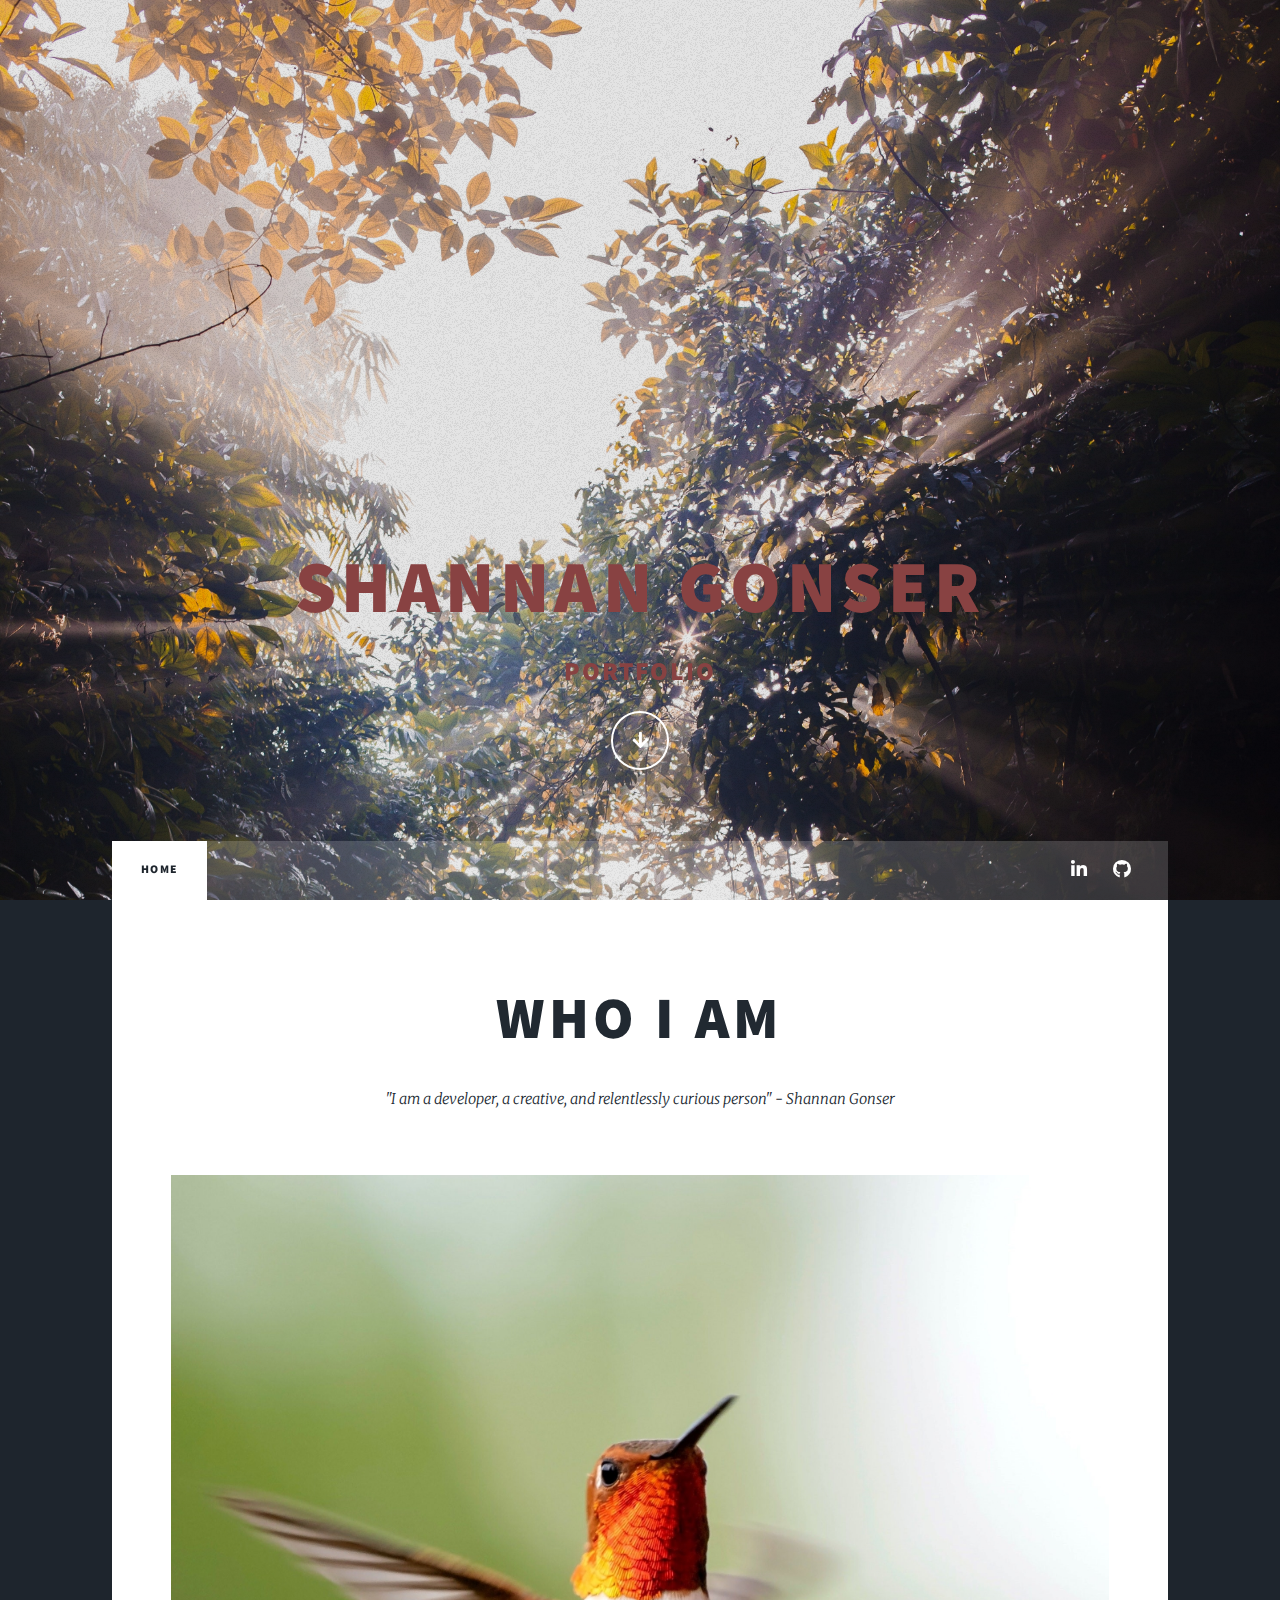
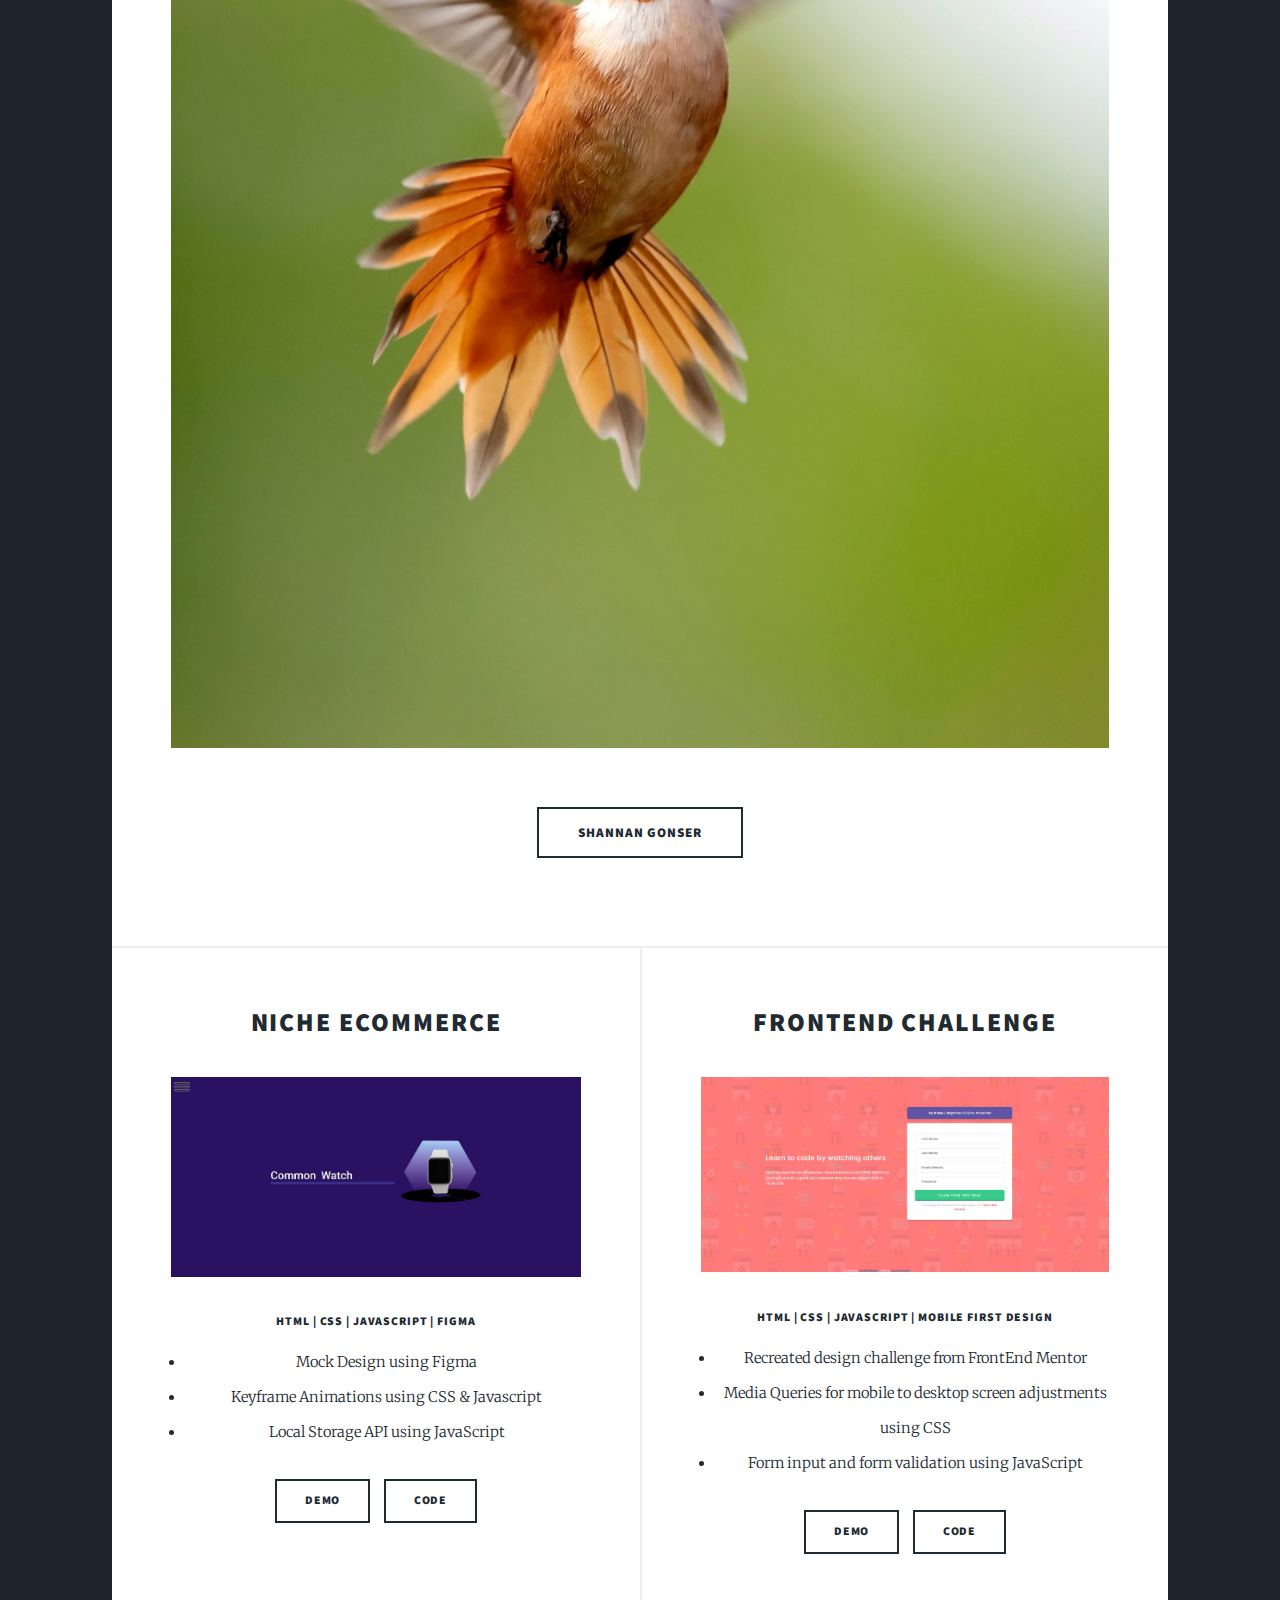
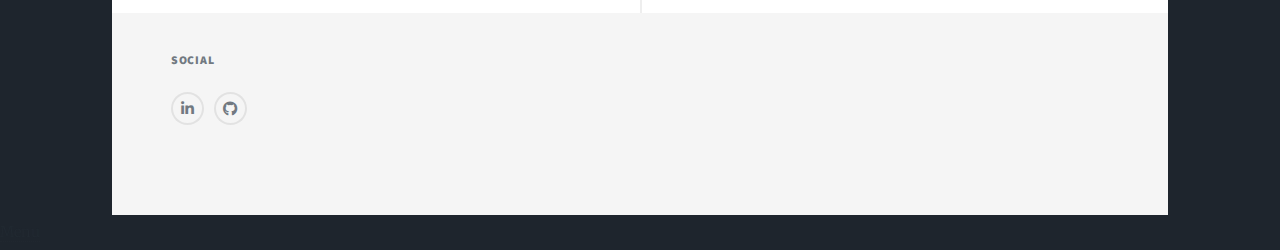
<file: index.html>
<!DOCTYPE HTML>
<!--
	Massively by HTML5 UP
	html5up.net | @ajlkn
	Free for personal and commercial use under the CCA 3.0 license (html5up.net/license)
-->
<html>
	<head>
		<title>Shannan Gonser Portfolio</title>
		<meta charset="utf-8" />
		<meta name="viewport" content="width=device-width, initial-scale=1, user-scalable=no" />
		<link rel="stylesheet" href="assets/css/main.css" />
		<noscript><link rel="stylesheet" href="assets/css/noscript.css"/></noscript>
	</head>
	<body class="is-preload">

		<!-- Wrapper -->
			<div id="wrapper" class="fade-in">

				<!-- Intro -->
					<div id="intro">
						<h1>Shannan Gonser</h1>
						<h2>Portfolio</h2>
						<ul class="actions">
							<li><a href="#header" class="button icon solid solo fa-arrow-down scrolly">Continue</a></li>
						</ul>
					</div>

				<!-- Header -->
					<header id="header">
						<!-- <a href="index.html" class="logo">Massively</a> -->
					</header>

				<!-- Nav -->
					<nav id="nav">
						<ul class="links">
							<li class="active"><a href="#">Home</a></li>
						</ul>
						<ul class="icons">
							<!-- <li><a href="#" class="icon brands fa-twitter"><span class="label">Twitter</span></a></li>
							<li><a href="#" class="icon brands fa-facebook-f"><span class="label">Facebook</span></a></li> -->
							<li><a href="https://www.linkedin.com/in/shannan-gonser/" class="icon brands fa-linkedin-in"><span class="label"></span></a></li>
							<li><a href="https://github.com/ShannanGonser" class="icon brands fa-github"><span class="label">GitHub</span></a></li>
						</ul>
					</nav>

				<!-- Main -->
					<div id="main">

						<!-- Featured Post -->
							<article class="post featured">
								<header class="major">
									<!-- <span class="date"></span> -->
									<h2>Who I Am</h2>
									<p>"I am a developer, a creative, and relentlessly curious person" - Shannan Gonser</p>
								</header>
								<a class="image main"><img src="images/main.jpg" alt="" /></a>
								<ul class="actions special">
									<li><a href="AboutMe.html" class="button large">Shannan Gonser</a></li>
								</ul>
							</article>

						<!-- Posts -->
							<section class="posts">
								<article>
									<header>
										<h2>Niche Ecommerce</h2>
									</header>
									<a class="image fit"><img src="images/websiteDemoPic.jpg" alt="" /></a>
									<h6>HTML | CSS | JavaScript | Figma</h6>
									<ul>
										<li>Mock Design using Figma</li>
										<li>Keyframe Animations using CSS & Javascript</li>
										<li>Local Storage API using JavaScript</li>
									</ul>
									<ul class="actions special">
										<!-- <video>  <source src="" type="video/mp4"></video> -->
										<li><a href="nicheEcom.html" class="button">
											
											Demo</a></li>
										<li><a href="https://github.com/ShannanGonser/Niche-Ecom-Website" class="button">Code</a></li>
									</ul>
								</article>
								<article>
									<header>
										<h2>FrontEnd Challenge</h2>
									</header>
									<a class="image fit"><img src="images/ChallengeDemoPic.jpg" alt="" /></a>
									<h6>HTML | CSS | JavaScript | Mobile First Design</h6>
									<ul>
										<li>Recreated design challenge from FrontEnd Mentor</li>
										<li>Media Queries for mobile to desktop screen adjustments using CSS</li>
										<li>Form input and form validation using JavaScript</li>
									</ul>
									<ul class="actions special">
										<li><a href="frontendChallenge.html" class="button">Demo</a></li>
										<li><a href="https://github.com/ShannanGonser/Challenges/tree/main/intro-component-with-signup-form-master" class="button">Code</a></li>
									</ul>
								</article>
								<!-- <article>
									<header>
										<h2><a href="#">Future Project</a></h2>
									</header>
									<a href="#" class="image fit"><img src="images/pic04.jpg" alt="" /></a>
									<p>Project Details</p>
									<ul class="actions special">
										<li><a href="#" class="button">More</a></li>
									</ul>
								</article>
								
								<article>
									<header>
										<h2><a href="#">Future Project</a></h2>
									</header>
									<a href="#" class="image fit"><img src="images/pic04.jpg" alt="" /></a>
									<p>Project Details</p>
									<ul class="actions special">
										<li><a href="#" class="button">More</a></li>
									</ul>
								</article> -->
							</section>

						<!-- Footer -->
							<!-- <footer>
								<div class="pagination"> -->
									<!--<a href="#" class="previous">Prev</a>-->
									<!-- <a href="#" class="page active">1</a>
									<a href="#" class="page">2</a>
									<a href="#" class="page">3</a>
									<span class="extra">&hellip;</span>
									<a href="#" class="page">8</a>
									<a href="#" class="page">9</a>
									<a href="#" class="page">10</a>
									<a href="#" class="next">Next</a>
								</div>
							</footer> -->

					</div>

				<!-- Footer -->
					<footer id="footer">
						<!-- <section> -->
							<!-- <form method="post" action="#">
								<div class="fields">
									<div class="field">
										<label for="name">Name</label>
										<input type="text" name="name" id="name" />
									</div>
									<div class="field">
										<label for="email">Email</label>
										<input type="text" name="email" id="email" />
									</div>
									<div class="field">
										<label for="message">Message</label>
										<textarea name="message" id="message" rows="3"></textarea>
									</div>
								</div>
								<ul class="actions">
									<li><input type="submit" value="Send Message" /></li>
								</ul>
							</form> -->
						<!-- </section> -->
						<section class="split contact">
							<section class="alt">
								<!-- <h3>Address</h3>
								<p>1234 Somewhere Road #87257<br />
								Nashville, TN 00000-0000</p>
							</section>
							<section>
								<h3>Phone</h3>
								<p><a href="#">(000) 000-0000</a></p>
							</section>
							<section>
								<h3>Email</h3>
								<p><a href="#">info@untitled.tld</a></p>
							</section> -->
							<section>
								<h3>Social</h3>
								<ul class="icons alt">
									<!-- <li><a href="#" class="icon brands alt fa-twitter"><span class="label">Twitter</span></a></li>
									<li><a href="#" class="icon brands alt fa-facebook-f"><span class="label">Facebook</span></a></li> -->
									<li><a href="https://www.linkedin.com/in/shannan-gonser/"class="icon brands fa-linkedin-in"><span class="label"></span></a></li>

									<li><a href="https://github.com/ShannanGonser" class="icon brands alt fa-github"><span class="label"></span></a></li>

								</ul>
							</section>
						</section>
					</footer>

				<!-- Copyright -->
					<!-- <div id="copyright">
						<ul><li>&copy; Untitled</li><li>Design: <a href="https://html5up.net">HTML5 UP</a></li></ul>
					</div> -->

			</div>

		<!-- Scripts -->
			<script src="assets/js/jquery.min.js"></script>
			<script src="assets/js/jquery.scrollex.min.js"></script>
			<script src="assets/js/jquery.scrolly.min.js"></script>
			<script src="assets/js/browser.min.js"></script>
			<script src="assets/js/breakpoints.min.js"></script>
			<script src="assets/js/util.js"></script>
			<script src="assets/js/main.js"></script>

	</body>
</html>
</file>
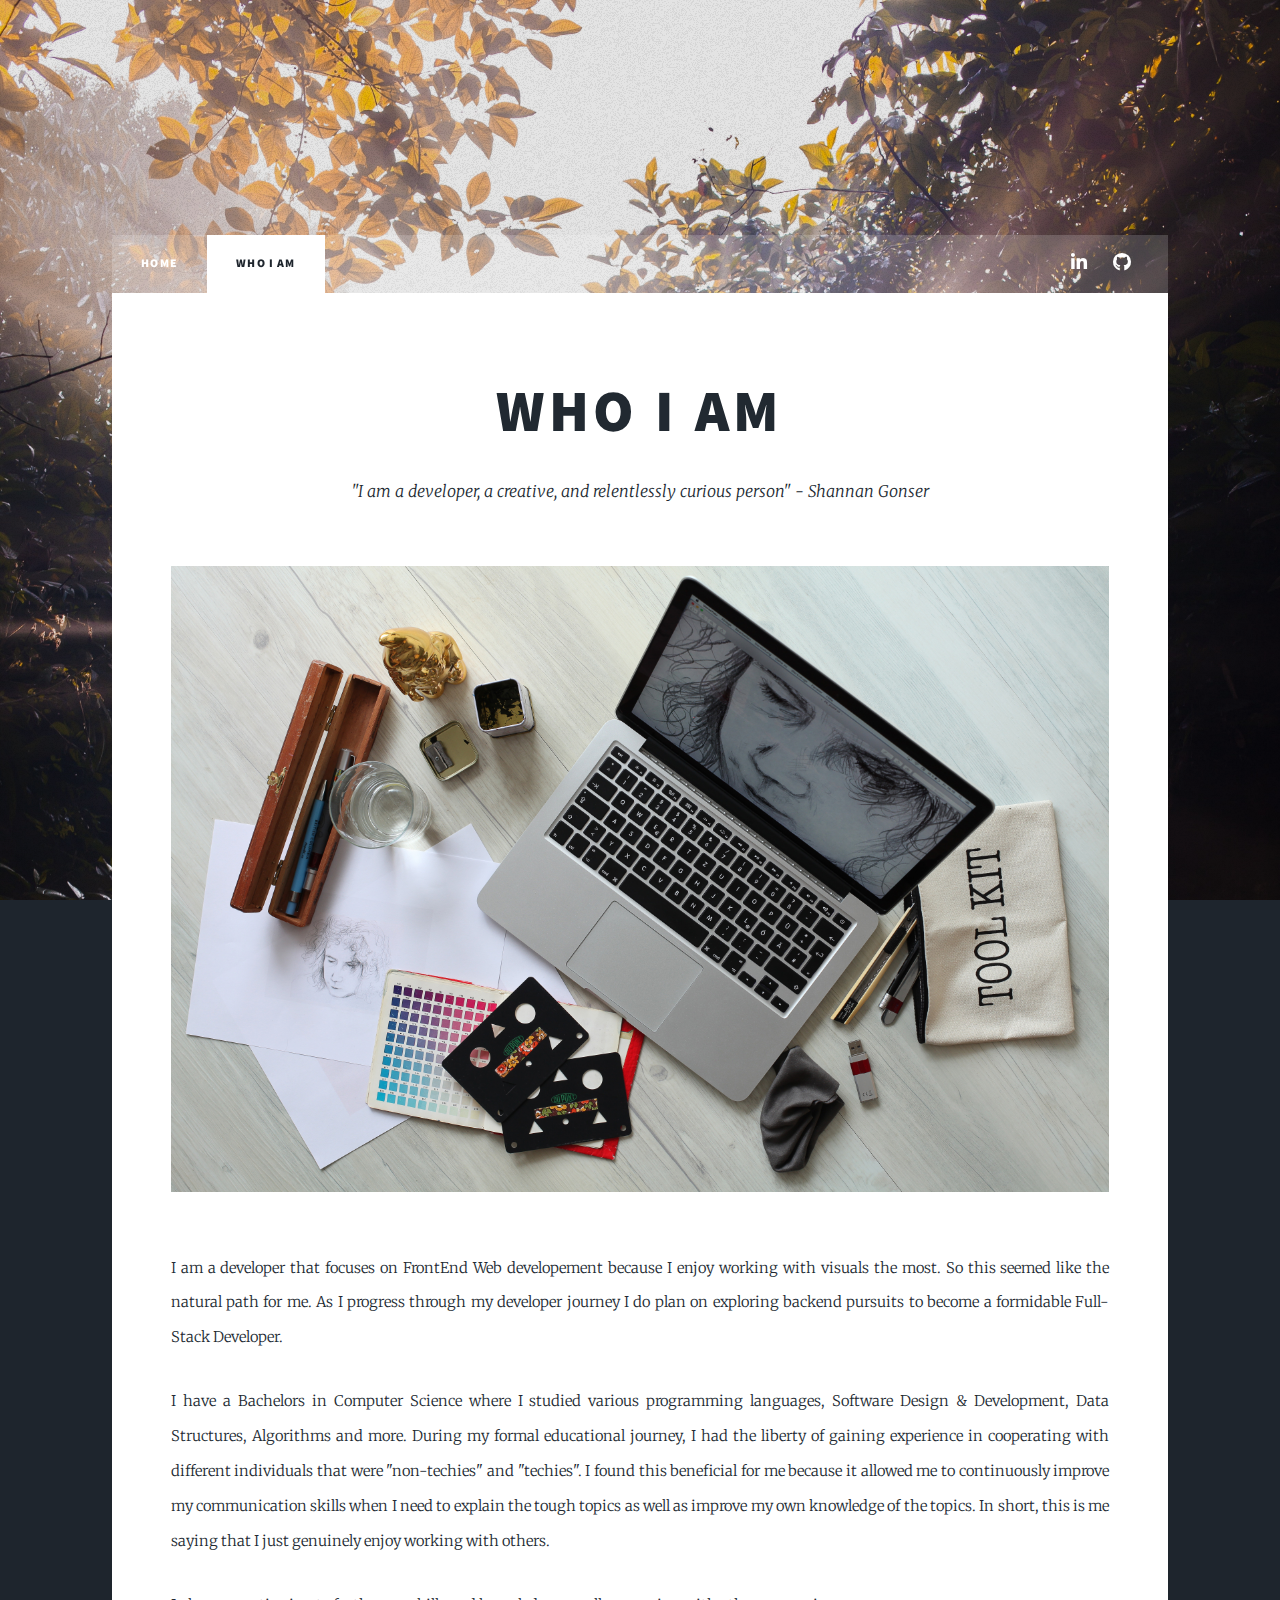
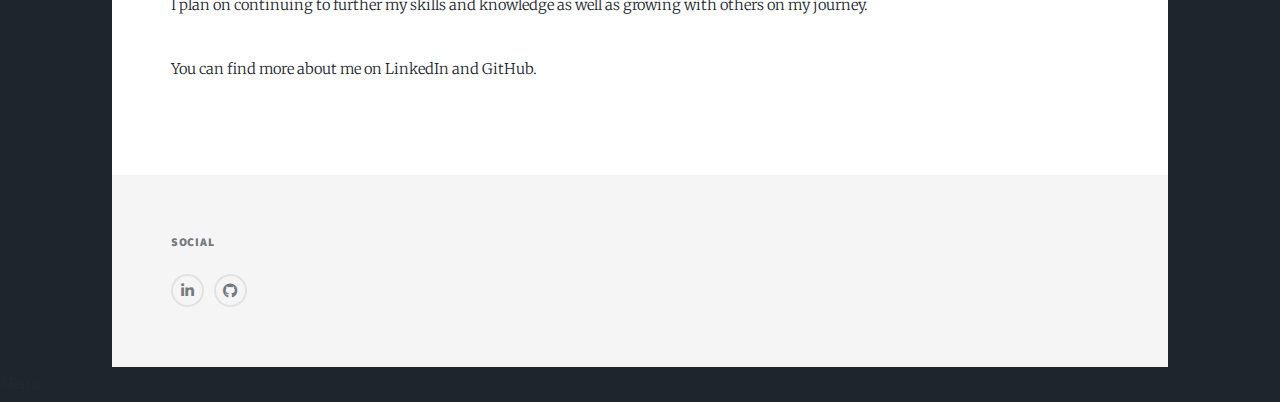
<file: AboutMe.html>
<!DOCTYPE HTML>
<!--
	Massively by HTML5 UP
	html5up.net | @ajlkn
	Free for personal and commercial use under the CCA 3.0 license (html5up.net/license)
-->
<html>
	<head>
		<title>Who I Am</title>
		<meta charset="utf-8" />
		<meta name="viewport" content="width=device-width, initial-scale=1, user-scalable=no" />
		<link rel="stylesheet" href="assets/css/main.css" />
		<noscript><link rel="stylesheet" href="assets/css/noscript.css" /></noscript>
	</head>
	<body class="is-preload">

		<!-- Wrapper -->
			<div id="wrapper">

				<!-- Header -->
					<header id="header">
						<!-- <a href="index.html" class="logo">Massively</a> -->
					</header>

				<!-- Nav -->
					<nav id="nav">
						<ul class="links">
							<li><a href="index.html">Home</a></li>
							<li class="active"><a href="AboutMe.html">Who I Am</a></li>
						</ul>
						<ul class="icons">
							<li><a href="https://www.linkedin.com/in/shannan-gonser/" class="icon brands fa-linkedin-in"><span class="label"></span></a></li>
							<li><a href="https://github.com/ShannanGonser" class="icon brands fa-github"><span class="label">GitHub</span></a></li>
						</ul>
					</nav>

				<!-- Main -->
					<div id="main">

						<!-- Post -->
							<section class="post">
								<header class="major">
									<!-- <span class="date"></span> -->
									<h1>Who I Am</h1>
									<p>"I am a developer, a creative, and relentlessly curious person" - Shannan Gonser</p>
								</header>
								<div class="image main"><img src="images/Who.jpg" alt="" /></div>
								<p>I am a developer that focuses on FrontEnd Web developement because I enjoy working with visuals the most. So this seemed like the natural path for me. As I progress through my developer journey I do plan on exploring backend pursuits to become a formidable Full-Stack Developer.</p>

								<p>I have a Bachelors in Computer Science where I studied various programming languages, Software Design & Development, Data Structures, Algorithms and more. During my formal educational journey, I had the liberty of gaining experience in cooperating with different individuals that were "non-techies" and "techies". I found this beneficial for me because it allowed me to continuously improve my communication skills when I need to explain the tough topics as well as improve my own knowledge of the topics. In short, this is me saying that I just genuinely enjoy working with others.</p>

								<p>I plan on continuing to further my skills and knowledge as well as growing with others on my journey.</p>

								<p>You can find more about me on LinkedIn and GitHub.</p>				
						
							</section>

					</div>

				<!-- Footer -->
					<footer id="footer">
						<section>
							<!-- <form method="post" action="#">
								<div class="fields">
									<div class="field">
										<label for="name">Name</label>
										<input type="text" name="name" id="name" />
									</div>
									<div class="field">
										<label for="email">Email</label>
										<input type="text" name="email" id="email" />
									</div>
									<div class="field">
										<label for="message">Message</label>
										<textarea name="message" id="message" rows="3"></textarea>
									</div>
								</div>
								<ul class="actions">
									<li><input type="submit" value="Send Message" /></li>
								</ul>
							</form> -->
						<!-- </section> -->
						<section class="split contact">
							<!-- <section class="alt">
								<h3>Address</h3>
								<p>1234 Somewhere Road #87257<br />
								Nashville, TN 00000-0000</p>
							</section>
							<section>
								<h3>Phone</h3>
								<p><a href="#">(000) 000-0000</a></p>
							</section>
							<section>
								<h3>Email</h3>
								<p><a href="#">info@untitled.tld</a></p>
							</section>
							<section> -->
								<h3>Social</h3>
								<ul class="icons alt">
									<!-- <li><a href="#" class="icon brands alt fa-twitter"><span class="label">Twitter</span></a></li>
									<li><a href="#" class="icon brands alt fa-facebook-f"><span class="label">Facebook</span></a></li>
									<li><a href="#" class="icon brands alt fa-instagram"><span class="label">Instagram</span></a></li> -->
									<li><a href="https://www.linkedin.com/in/shannan-gonser/"class="icon brands fa-linkedin-in"><span class="label"></span></a></li>

									<li><a href="https://github.com/ShannanGonser" class="icon brands alt fa-github"><span class="label"></span></a></li>
								</ul>
							</section>
						</section>
					</footer>

				<!-- Copyright -->
					<!-- <div id="copyright">
						<ul><li>&copy; Untitled</li><li>Design: <a href="https://html5up.net">HTML5 UP</a></li></ul>
					</div> -->

			</div>

		<!-- Scripts -->
			<script src="assets/js/jquery.min.js"></script>
			<script src="assets/js/jquery.scrollex.min.js"></script>
			<script src="assets/js/jquery.scrolly.min.js"></script>
			<script src="assets/js/browser.min.js"></script>
			<script src="assets/js/breakpoints.min.js"></script>
			<script src="assets/js/util.js"></script>
			<script src="assets/js/main.js"></script>

	</body>
</html>
</file>
<file: assets/css/main.css>
@import url(fontawesome-all.min.css);
@import url("https://fonts.googleapis.com/css?family=Merriweather:300,700,300italic,700italic|Source+Sans+Pro:900");

/*
	Massively by HTML5 UP
	html5up.net | @ajlkn
	Free for personal and commercial use under the CCA 3.0 license (html5up.net/license)
*/

html, body, div, span, applet, object,
iframe, h1, h2, h3, h4, h5, h6, p, blockquote,
pre, a, abbr, acronym, address, big, cite,
code, del, dfn, em, img, ins, kbd, q, s, samp,
small, strike, strong, sub, sup, tt, var, b,
u, i, center, dl, dt, dd, ol, ul, li, fieldset,
form, label, legend, table, caption, tbody,
tfoot, thead, tr, th, td, article, aside,
canvas, details, embed, figure, figcaption,
footer, header, hgroup, menu, nav, output, ruby,
section, summary, time, mark, audio, video {
	margin: 0;
	padding: 0;
	border: 0;
	font-size: 100%;
	font: inherit;
	vertical-align: baseline;}

article, aside, details, figcaption, figure,
footer, header, hgroup, menu, nav, section {
	display: block;}

body {
	line-height: 1;
}

ol, ul {
	list-style: none;
}

blockquote, q {
	quotes: none;
}

	blockquote:before, blockquote:after, q:before, q:after {
		content: '';
		content: none;
	}

table {
	border-collapse: collapse;
	border-spacing: 0;
}

body {
	-webkit-text-size-adjust: none;
}

mark {
	background-color: transparent;
	color: inherit;
}

input::-moz-focus-inner {
	border: 0;
	padding: 0;
}

input, select, textarea {
	-moz-appearance: none;
	-webkit-appearance: none;
	-ms-appearance: none;
	appearance: none;
}

/* Basic */

	@-ms-viewport {
		width: device-width;
	}

	body {
		-ms-overflow-style: scrollbar;
	}

	@media screen and (max-width: 480px) {

		html, body {
			min-width: 320px;
		}

	}

	html {
		box-sizing: border-box;
	}

	*, *:before, *:after {
		box-sizing: inherit;
	}

	body {
		background-color: #1e252d;
	}

		body.is-preload *, body.is-preload *:before, body.is-preload *:after {
			-moz-animation: none !important;
			-webkit-animation: none !important;
			-ms-animation: none !important;
			animation: none !important;
			-moz-transition: none !important;
			-webkit-transition: none !important;
			-ms-transition: none !important;
			transition: none !important;
		}

/* Type */

	html {
		font-size: 16pt;
	}

		@media screen and (max-width: 1680px) {

			html {
				font-size: 12pt;
			}

		}

		@media screen and (max-width: 1280px) {

			html {
				font-size: 11pt;
			}

		}

		@media screen and (max-width: 360px) {

			html {
				font-size: 10pt;
			}

		}

	body {
		color: #212931;
	}

	body, input, select, textarea {
		font-family: "Merriweather", Georgia, serif;
		font-weight: 300;
		font-size: 1rem;
		line-height: 2.375;
	}

	a {
		-moz-transition: color 0.2s ease-in-out, background-color 0.2s ease-in-out, border-color 0.2s ease-in-out, box-shadow 0.2s ease-in-out;
		-webkit-transition: color 0.2s ease-in-out, background-color 0.2s ease-in-out, border-color 0.2s ease-in-out, box-shadow 0.2s ease-in-out;
		-ms-transition: color 0.2s ease-in-out, background-color 0.2s ease-in-out, border-color 0.2s ease-in-out, box-shadow 0.2s ease-in-out;
		transition: color 0.2s ease-in-out, background-color 0.2s ease-in-out, border-color 0.2s ease-in-out, box-shadow 0.2s ease-in-out;
		border-bottom: dotted 1px;
		text-decoration: none;
	}

		a:hover {
			border-bottom-color: transparent;
		}

	strong, b {
		font-weight: 600;
	}

	em, i {
		font-style: italic;
	}

	p {
		text-align: justify;
		margin: 0 0 2rem 0;
	}

	h1, h2, h3, h4, h5, h6 {
		font-family: "Source Sans Pro", Helvetica, sans-serif;
		font-weight: 900;
		line-height: 1.5;
		letter-spacing: 0.075em;
		text-transform: uppercase;
		margin: 0 0 1rem 0;
	}

		h1 a, h2 a, h3 a, h4 a, h5 a, h6 a {
			border-bottom: 0;
			color: inherit;
			text-decoration: none;
		}

	h1 {
		font-size: 4rem;
		line-height: 1.1;
		margin: 0 0 2rem 0;
	}

	h2 {
		font-size: 1.75rem;
		line-height: 1.3;
		margin: 0 0 1.5rem 0;
	}

	h3 {
		font-size: 1.25rem;
		margin: 0 0 1.5rem 0;
	}

	h4 {
		font-size: 1rem;
	}

	h5 {
		font-size: 0.9rem;
	}

	h6 {
		font-size: 0.8rem;
	}

	sub {
		font-size: 0.8rem;
		position: relative;
		top: 0.5rem;
	}

	sup {
		font-size: 0.8rem;
		position: relative;
		top: -0.5rem;
	}

	blockquote {
		border-left: solid 4px;
		font-style: italic;
		margin: 0 0 2rem 0;
		padding: 0.5rem 0 0.5rem 2rem;
	}

	code {
		border: solid 2px;
		font-family: "Courier New", monospace;
		font-size: 0.9rem;
		margin: 0 0.25rem;
		padding: 0.25rem 0.65rem;
	}

	pre {
		-webkit-overflow-scrolling: touch;
		font-family: "Courier New", monospace;
		font-size: 0.9rem;
		margin: 0 0 2rem 0;
	}

		pre code {
			display: block;
			line-height: 1.75;
			padding: 1rem 1.5rem;
			overflow-x: auto;
		}

	hr {
		border: 0;
		border-bottom: solid 2px;
		margin: 3rem 0;
	}

		hr.major {
			margin: 5rem 0;
		}

	.align-left {
		text-align: left;
	}

	.align-center {
		text-align: center;
	}

	.align-right {
		text-align: right;
	}

	input, select, textarea {
		color: #212931;
	}

	a {
		color: #212931;
		border-bottom-color: rgba(33, 41, 49, 0.5);
	}

		a:hover {
			border-bottom-color: transparent;
			color: #18bfef !important;
		}

	strong, b {
		color: #212931;
	}

	h1, h2, h3, h4, h5, h6 {
		color: #212931;
	}

	blockquote {
		border-left-color: #eeeeee;
	}

	code {
		background: rgba(220, 220, 220, 0.25);
		border-color: #eeeeee;
	}

	hr {
		border-bottom-color: #eeeeee;
	}

/* Row */

	.row {
		display: flex;
		flex-wrap: wrap;
		box-sizing: border-box;
		align-items: stretch;
	}

		.row > * {
			box-sizing: border-box;
		}

		.row.gtr-uniform > * > :last-child {
			margin-bottom: 0;
		}

		.row.aln-left {
			justify-content: flex-start;
		}

		.row.aln-center {
			justify-content: center;
		}

		.row.aln-right {
			justify-content: flex-end;
		}

		.row.aln-top {
			align-items: flex-start;
		}

		.row.aln-middle {
			align-items: center;
		}

		.row.aln-bottom {
			align-items: flex-end;
		}

		.row > .imp {
			order: -1;
		}

		.row > .col-1 {
			width: 8.33333%;
		}

		.row > .off-1 {
			margin-left: 8.33333%;
		}

		.row > .col-2 {
			width: 16.66667%;
		}

		.row > .off-2 {
			margin-left: 16.66667%;
		}

		.row > .col-3 {
			width: 25%;
		}

		.row > .off-3 {
			margin-left: 25%;
		}

		.row > .col-4 {
			width: 33.33333%;
		}

		.row > .off-4 {
			margin-left: 33.33333%;
		}

		.row > .col-5 {
			width: 41.66667%;
		}

		.row > .off-5 {
			margin-left: 41.66667%;
		}

		.row > .col-6 {
			width: 50%;
		}

		.row > .off-6 {
			margin-left: 50%;
		}

		.row > .col-7 {
			width: 58.33333%;
		}

		.row > .off-7 {
			margin-left: 58.33333%;
		}

		.row > .col-8 {
			width: 66.66667%;
		}

		.row > .off-8 {
			margin-left: 66.66667%;
		}

		.row > .col-9 {
			width: 75%;
		}

		.row > .off-9 {
			margin-left: 75%;
		}

		.row > .col-10 {
			width: 83.33333%;
		}

		.row > .off-10 {
			margin-left: 83.33333%;
		}

		.row > .col-11 {
			width: 91.66667%;
		}

		.row > .off-11 {
			margin-left: 91.66667%;
		}

		.row > .col-12 {
			width: 100%;
		}

		.row > .off-12 {
			margin-left: 100%;
		}

		.row.gtr-0 {
			margin-top: 0;
			margin-left: 0rem;
		}

			.row.gtr-0 > * {
				padding: 0 0 0 0rem;
			}

			.row.gtr-0.gtr-uniform {
				margin-top: 0rem;
			}

				.row.gtr-0.gtr-uniform > * {
					padding-top: 0rem;
				}

		.row.gtr-25 {
			margin-top: 0;
			margin-left: -0.375rem;
		}

			.row.gtr-25 > * {
				padding: 0 0 0 0.375rem;
			}

			.row.gtr-25.gtr-uniform {
				margin-top: -0.375rem;
			}

				.row.gtr-25.gtr-uniform > * {
					padding-top: 0.375rem;
				}

		.row.gtr-50 {
			margin-top: 0;
			margin-left: -0.75rem;
		}

			.row.gtr-50 > * {
				padding: 0 0 0 0.75rem;
			}

			.row.gtr-50.gtr-uniform {
				margin-top: -0.75rem;
			}

				.row.gtr-50.gtr-uniform > * {
					padding-top: 0.75rem;
				}

		.row {
			margin-top: 0;
			margin-left: -1.5rem;
		}

			.row > * {
				padding: 0 0 0 1.5rem;
			}

			.row.gtr-uniform {
				margin-top: -1.5rem;
			}

				.row.gtr-uniform > * {
					padding-top: 1.5rem;
				}

		.row.gtr-150 {
			margin-top: 0;
			margin-left: -2.25rem;
		}

			.row.gtr-150 > * {
				padding: 0 0 0 2.25rem;
			}

			.row.gtr-150.gtr-uniform {
				margin-top: -2.25rem;
			}

				.row.gtr-150.gtr-uniform > * {
					padding-top: 2.25rem;
				}

		.row.gtr-200 {
			margin-top: 0;
			margin-left: -3rem;
		}

			.row.gtr-200 > * {
				padding: 0 0 0 3rem;
			}

			.row.gtr-200.gtr-uniform {
				margin-top: -3rem;
			}

				.row.gtr-200.gtr-uniform > * {
					padding-top: 3rem;
				}

		@media screen and (max-width: 1680px) {

			.row {
				display: flex;
				flex-wrap: wrap;
				box-sizing: border-box;
				align-items: stretch;
			}

				.row > * {
					box-sizing: border-box;
				}

				.row.gtr-uniform > * > :last-child {
					margin-bottom: 0;
				}

				.row.aln-left {
					justify-content: flex-start;
				}

				.row.aln-center {
					justify-content: center;
				}

				.row.aln-right {
					justify-content: flex-end;
				}

				.row.aln-top {
					align-items: flex-start;
				}

				.row.aln-middle {
					align-items: center;
				}

				.row.aln-bottom {
					align-items: flex-end;
				}

				.row > .imp-xlarge {
					order: -1;
				}

				.row > .col-1-xlarge {
					width: 8.33333%;
				}

				.row > .off-1-xlarge {
					margin-left: 8.33333%;
				}

				.row > .col-2-xlarge {
					width: 16.66667%;
				}

				.row > .off-2-xlarge {
					margin-left: 16.66667%;
				}

				.row > .col-3-xlarge {
					width: 25%;
				}

				.row > .off-3-xlarge {
					margin-left: 25%;
				}

				.row > .col-4-xlarge {
					width: 33.33333%;
				}

				.row > .off-4-xlarge {
					margin-left: 33.33333%;
				}

				.row > .col-5-xlarge {
					width: 41.66667%;
				}

				.row > .off-5-xlarge {
					margin-left: 41.66667%;
				}

				.row > .col-6-xlarge {
					width: 50%;
				}

				.row > .off-6-xlarge {
					margin-left: 50%;
				}

				.row > .col-7-xlarge {
					width: 58.33333%;
				}

				.row > .off-7-xlarge {
					margin-left: 58.33333%;
				}

				.row > .col-8-xlarge {
					width: 66.66667%;
				}

				.row > .off-8-xlarge {
					margin-left: 66.66667%;
				}

				.row > .col-9-xlarge {
					width: 75%;
				}

				.row > .off-9-xlarge {
					margin-left: 75%;
				}

				.row > .col-10-xlarge {
					width: 83.33333%;
				}

				.row > .off-10-xlarge {
					margin-left: 83.33333%;
				}

				.row > .col-11-xlarge {
					width: 91.66667%;
				}

				.row > .off-11-xlarge {
					margin-left: 91.66667%;
				}

				.row > .col-12-xlarge {
					width: 100%;
				}

				.row > .off-12-xlarge {
					margin-left: 100%;
				}

				.row.gtr-0 {
					margin-top: 0;
					margin-left: 0rem;
				}

					.row.gtr-0 > * {
						padding: 0 0 0 0rem;
					}

					.row.gtr-0.gtr-uniform {
						margin-top: 0rem;
					}

						.row.gtr-0.gtr-uniform > * {
							padding-top: 0rem;
						}

				.row.gtr-25 {
					margin-top: 0;
					margin-left: -0.375rem;
				}

					.row.gtr-25 > * {
						padding: 0 0 0 0.375rem;
					}

					.row.gtr-25.gtr-uniform {
						margin-top: -0.375rem;
					}

						.row.gtr-25.gtr-uniform > * {
							padding-top: 0.375rem;
						}

				.row.gtr-50 {
					margin-top: 0;
					margin-left: -0.75rem;
				}

					.row.gtr-50 > * {
						padding: 0 0 0 0.75rem;
					}

					.row.gtr-50.gtr-uniform {
						margin-top: -0.75rem;
					}

						.row.gtr-50.gtr-uniform > * {
							padding-top: 0.75rem;
						}

				.row {
					margin-top: 0;
					margin-left: -1.5rem;
				}

					.row > * {
						padding: 0 0 0 1.5rem;
					}

					.row.gtr-uniform {
						margin-top: -1.5rem;
					}

						.row.gtr-uniform > * {
							padding-top: 1.5rem;
						}

				.row.gtr-150 {
					margin-top: 0;
					margin-left: -2.25rem;
				}

					.row.gtr-150 > * {
						padding: 0 0 0 2.25rem;
					}

					.row.gtr-150.gtr-uniform {
						margin-top: -2.25rem;
					}

						.row.gtr-150.gtr-uniform > * {
							padding-top: 2.25rem;
						}

				.row.gtr-200 {
					margin-top: 0;
					margin-left: -3rem;
				}

					.row.gtr-200 > * {
						padding: 0 0 0 3rem;
					}

					.row.gtr-200.gtr-uniform {
						margin-top: -3rem;
					}

						.row.gtr-200.gtr-uniform > * {
							padding-top: 3rem;
						}

		}

		@media screen and (max-width: 1280px) {

			.row {
				display: flex;
				flex-wrap: wrap;
				box-sizing: border-box;
				align-items: stretch;
			}

				.row > * {
					box-sizing: border-box;
				}

				.row.gtr-uniform > * > :last-child {
					margin-bottom: 0;
				}

				.row.aln-left {
					justify-content: flex-start;
				}

				.row.aln-center {
					justify-content: center;
				}

				.row.aln-right {
					justify-content: flex-end;
				}

				.row.aln-top {
					align-items: flex-start;
				}

				.row.aln-middle {
					align-items: center;
				}

				.row.aln-bottom {
					align-items: flex-end;
				}

				.row > .imp-large {
					order: -1;
				}

				.row > .col-1-large {
					width: 8.33333%;
				}

				.row > .off-1-large {
					margin-left: 8.33333%;
				}

				.row > .col-2-large {
					width: 16.66667%;
				}

				.row > .off-2-large {
					margin-left: 16.66667%;
				}

				.row > .col-3-large {
					width: 25%;
				}

				.row > .off-3-large {
					margin-left: 25%;
				}

				.row > .col-4-large {
					width: 33.33333%;
				}

				.row > .off-4-large {
					margin-left: 33.33333%;
				}

				.row > .col-5-large {
					width: 41.66667%;
				}

				.row > .off-5-large {
					margin-left: 41.66667%;
				}

				.row > .col-6-large {
					width: 50%;
				}

				.row > .off-6-large {
					margin-left: 50%;
				}

				.row > .col-7-large {
					width: 58.33333%;
				}

				.row > .off-7-large {
					margin-left: 58.33333%;
				}

				.row > .col-8-large {
					width: 66.66667%;
				}

				.row > .off-8-large {
					margin-left: 66.66667%;
				}

				.row > .col-9-large {
					width: 75%;
				}

				.row > .off-9-large {
					margin-left: 75%;
				}

				.row > .col-10-large {
					width: 83.33333%;
				}

				.row > .off-10-large {
					margin-left: 83.33333%;
				}

				.row > .col-11-large {
					width: 91.66667%;
				}

				.row > .off-11-large {
					margin-left: 91.66667%;
				}

				.row > .col-12-large {
					width: 100%;
				}

				.row > .off-12-large {
					margin-left: 100%;
				}

				.row.gtr-0 {
					margin-top: 0;
					margin-left: 0rem;
				}

					.row.gtr-0 > * {
						padding: 0 0 0 0rem;
					}

					.row.gtr-0.gtr-uniform {
						margin-top: 0rem;
					}

						.row.gtr-0.gtr-uniform > * {
							padding-top: 0rem;
						}

				.row.gtr-25 {
					margin-top: 0;
					margin-left: -0.375rem;
				}

					.row.gtr-25 > * {
						padding: 0 0 0 0.375rem;
					}

					.row.gtr-25.gtr-uniform {
						margin-top: -0.375rem;
					}

						.row.gtr-25.gtr-uniform > * {
							padding-top: 0.375rem;
						}

				.row.gtr-50 {
					margin-top: 0;
					margin-left: -0.75rem;
				}

					.row.gtr-50 > * {
						padding: 0 0 0 0.75rem;
					}

					.row.gtr-50.gtr-uniform {
						margin-top: -0.75rem;
					}

						.row.gtr-50.gtr-uniform > * {
							padding-top: 0.75rem;
						}

				.row {
					margin-top: 0;
					margin-left: -1.5rem;
				}

					.row > * {
						padding: 0 0 0 1.5rem;
					}

					.row.gtr-uniform {
						margin-top: -1.5rem;
					}

						.row.gtr-uniform > * {
							padding-top: 1.5rem;
						}

				.row.gtr-150 {
					margin-top: 0;
					margin-left: -2.25rem;
				}

					.row.gtr-150 > * {
						padding: 0 0 0 2.25rem;
					}

					.row.gtr-150.gtr-uniform {
						margin-top: -2.25rem;
					}

						.row.gtr-150.gtr-uniform > * {
							padding-top: 2.25rem;
						}

				.row.gtr-200 {
					margin-top: 0;
					margin-left: -3rem;
				}

					.row.gtr-200 > * {
						padding: 0 0 0 3rem;
					}

					.row.gtr-200.gtr-uniform {
						margin-top: -3rem;
					}

						.row.gtr-200.gtr-uniform > * {
							padding-top: 3rem;
						}

		}

		@media screen and (max-width: 980px) {

			.row {
				display: flex;
				flex-wrap: wrap;
				box-sizing: border-box;
				align-items: stretch;
			}

				.row > * {
					box-sizing: border-box;
				}

				.row.gtr-uniform > * > :last-child {
					margin-bottom: 0;
				}

				.row.aln-left {
					justify-content: flex-start;
				}

				.row.aln-center {
					justify-content: center;
				}

				.row.aln-right {
					justify-content: flex-end;
				}

				.row.aln-top {
					align-items: flex-start;
				}

				.row.aln-middle {
					align-items: center;
				}

				.row.aln-bottom {
					align-items: flex-end;
				}

				.row > .imp-medium {
					order: -1;
				}

				.row > .col-1-medium {
					width: 8.33333%;
				}

				.row > .off-1-medium {
					margin-left: 8.33333%;
				}

				.row > .col-2-medium {
					width: 16.66667%;
				}

				.row > .off-2-medium {
					margin-left: 16.66667%;
				}

				.row > .col-3-medium {
					width: 25%;
				}

				.row > .off-3-medium {
					margin-left: 25%;
				}

				.row > .col-4-medium {
					width: 33.33333%;
				}

				.row > .off-4-medium {
					margin-left: 33.33333%;
				}

				.row > .col-5-medium {
					width: 41.66667%;
				}

				.row > .off-5-medium {
					margin-left: 41.66667%;
				}

				.row > .col-6-medium {
					width: 50%;
				}

				.row > .off-6-medium {
					margin-left: 50%;
				}

				.row > .col-7-medium {
					width: 58.33333%;
				}

				.row > .off-7-medium {
					margin-left: 58.33333%;
				}

				.row > .col-8-medium {
					width: 66.66667%;
				}

				.row > .off-8-medium {
					margin-left: 66.66667%;
				}

				.row > .col-9-medium {
					width: 75%;
				}

				.row > .off-9-medium {
					margin-left: 75%;
				}

				.row > .col-10-medium {
					width: 83.33333%;
				}

				.row > .off-10-medium {
					margin-left: 83.33333%;
				}

				.row > .col-11-medium {
					width: 91.66667%;
				}

				.row > .off-11-medium {
					margin-left: 91.66667%;
				}

				.row > .col-12-medium {
					width: 100%;
				}

				.row > .off-12-medium {
					margin-left: 100%;
				}

				.row.gtr-0 {
					margin-top: 0;
					margin-left: 0rem;
				}

					.row.gtr-0 > * {
						padding: 0 0 0 0rem;
					}

					.row.gtr-0.gtr-uniform {
						margin-top: 0rem;
					}

						.row.gtr-0.gtr-uniform > * {
							padding-top: 0rem;
						}

				.row.gtr-25 {
					margin-top: 0;
					margin-left: -0.375rem;
				}

					.row.gtr-25 > * {
						padding: 0 0 0 0.375rem;
					}

					.row.gtr-25.gtr-uniform {
						margin-top: -0.375rem;
					}

						.row.gtr-25.gtr-uniform > * {
							padding-top: 0.375rem;
						}

				.row.gtr-50 {
					margin-top: 0;
					margin-left: -0.75rem;
				}

					.row.gtr-50 > * {
						padding: 0 0 0 0.75rem;
					}

					.row.gtr-50.gtr-uniform {
						margin-top: -0.75rem;
					}

						.row.gtr-50.gtr-uniform > * {
							padding-top: 0.75rem;
						}

				.row {
					margin-top: 0;
					margin-left: -1.5rem;
				}

					.row > * {
						padding: 0 0 0 1.5rem;
					}

					.row.gtr-uniform {
						margin-top: -1.5rem;
					}

						.row.gtr-uniform > * {
							padding-top: 1.5rem;
						}

				.row.gtr-150 {
					margin-top: 0;
					margin-left: -2.25rem;
				}

					.row.gtr-150 > * {
						padding: 0 0 0 2.25rem;
					}

					.row.gtr-150.gtr-uniform {
						margin-top: -2.25rem;
					}

						.row.gtr-150.gtr-uniform > * {
							padding-top: 2.25rem;
						}

				.row.gtr-200 {
					margin-top: 0;
					margin-left: -3rem;
				}

					.row.gtr-200 > * {
						padding: 0 0 0 3rem;
					}

					.row.gtr-200.gtr-uniform {
						margin-top: -3rem;
					}

						.row.gtr-200.gtr-uniform > * {
							padding-top: 3rem;
						}

		}

		@media screen and (max-width: 736px) {

			.row {
				display: flex;
				flex-wrap: wrap;
				box-sizing: border-box;
				align-items: stretch;
			}

				.row > * {
					box-sizing: border-box;
				}

				.row.gtr-uniform > * > :last-child {
					margin-bottom: 0;
				}

				.row.aln-left {
					justify-content: flex-start;
				}

				.row.aln-center {
					justify-content: center;
				}

				.row.aln-right {
					justify-content: flex-end;
				}

				.row.aln-top {
					align-items: flex-start;
				}

				.row.aln-middle {
					align-items: center;
				}

				.row.aln-bottom {
					align-items: flex-end;
				}

				.row > .imp-small {
					order: -1;
				}

				.row > .col-1-small {
					width: 8.33333%;
				}

				.row > .off-1-small {
					margin-left: 8.33333%;
				}

				.row > .col-2-small {
					width: 16.66667%;
				}

				.row > .off-2-small {
					margin-left: 16.66667%;
				}

				.row > .col-3-small {
					width: 25%;
				}

				.row > .off-3-small {
					margin-left: 25%;
				}

				.row > .col-4-small {
					width: 33.33333%;
				}

				.row > .off-4-small {
					margin-left: 33.33333%;
				}

				.row > .col-5-small {
					width: 41.66667%;
				}

				.row > .off-5-small {
					margin-left: 41.66667%;
				}

				.row > .col-6-small {
					width: 50%;
				}

				.row > .off-6-small {
					margin-left: 50%;
				}

				.row > .col-7-small {
					width: 58.33333%;
				}

				.row > .off-7-small {
					margin-left: 58.33333%;
				}

				.row > .col-8-small {
					width: 66.66667%;
				}

				.row > .off-8-small {
					margin-left: 66.66667%;
				}

				.row > .col-9-small {
					width: 75%;
				}

				.row > .off-9-small {
					margin-left: 75%;
				}

				.row > .col-10-small {
					width: 83.33333%;
				}

				.row > .off-10-small {
					margin-left: 83.33333%;
				}

				.row > .col-11-small {
					width: 91.66667%;
				}

				.row > .off-11-small {
					margin-left: 91.66667%;
				}

				.row > .col-12-small {
					width: 100%;
				}

				.row > .off-12-small {
					margin-left: 100%;
				}

				.row.gtr-0 {
					margin-top: 0;
					margin-left: 0rem;
				}

					.row.gtr-0 > * {
						padding: 0 0 0 0rem;
					}

					.row.gtr-0.gtr-uniform {
						margin-top: 0rem;
					}

						.row.gtr-0.gtr-uniform > * {
							padding-top: 0rem;
						}

				.row.gtr-25 {
					margin-top: 0;
					margin-left: -0.375rem;
				}

					.row.gtr-25 > * {
						padding: 0 0 0 0.375rem;
					}

					.row.gtr-25.gtr-uniform {
						margin-top: -0.375rem;
					}

						.row.gtr-25.gtr-uniform > * {
							padding-top: 0.375rem;
						}

				.row.gtr-50 {
					margin-top: 0;
					margin-left: -0.75rem;
				}

					.row.gtr-50 > * {
						padding: 0 0 0 0.75rem;
					}

					.row.gtr-50.gtr-uniform {
						margin-top: -0.75rem;
					}

						.row.gtr-50.gtr-uniform > * {
							padding-top: 0.75rem;
						}

				.row {
					margin-top: 0;
					margin-left: -1.5rem;
				}

					.row > * {
						padding: 0 0 0 1.5rem;
					}

					.row.gtr-uniform {
						margin-top: -1.5rem;
					}

						.row.gtr-uniform > * {
							padding-top: 1.5rem;
						}

				.row.gtr-150 {
					margin-top: 0;
					margin-left: -2.25rem;
				}

					.row.gtr-150 > * {
						padding: 0 0 0 2.25rem;
					}

					.row.gtr-150.gtr-uniform {
						margin-top: -2.25rem;
					}

						.row.gtr-150.gtr-uniform > * {
							padding-top: 2.25rem;
						}

				.row.gtr-200 {
					margin-top: 0;
					margin-left: -3rem;
				}

					.row.gtr-200 > * {
						padding: 0 0 0 3rem;
					}

					.row.gtr-200.gtr-uniform {
						margin-top: -3rem;
					}

						.row.gtr-200.gtr-uniform > * {
							padding-top: 3rem;
						}

		}

		@media screen and (max-width: 480px) {

			.row {
				display: flex;
				flex-wrap: wrap;
				box-sizing: border-box;
				align-items: stretch;
			}

				.row > * {
					box-sizing: border-box;
				}

				.row.gtr-uniform > * > :last-child {
					margin-bottom: 0;
				}

				.row.aln-left {
					justify-content: flex-start;
				}

				.row.aln-center {
					justify-content: center;
				}

				.row.aln-right {
					justify-content: flex-end;
				}

				.row.aln-top {
					align-items: flex-start;
				}

				.row.aln-middle {
					align-items: center;
				}

				.row.aln-bottom {
					align-items: flex-end;
				}

				.row > .imp-xsmall {
					order: -1;
				}

				.row > .col-1-xsmall {
					width: 8.33333%;
				}

				.row > .off-1-xsmall {
					margin-left: 8.33333%;
				}

				.row > .col-2-xsmall {
					width: 16.66667%;
				}

				.row > .off-2-xsmall {
					margin-left: 16.66667%;
				}

				.row > .col-3-xsmall {
					width: 25%;
				}

				.row > .off-3-xsmall {
					margin-left: 25%;
				}

				.row > .col-4-xsmall {
					width: 33.33333%;
				}

				.row > .off-4-xsmall {
					margin-left: 33.33333%;
				}

				.row > .col-5-xsmall {
					width: 41.66667%;
				}

				.row > .off-5-xsmall {
					margin-left: 41.66667%;
				}

				.row > .col-6-xsmall {
					width: 50%;
				}

				.row > .off-6-xsmall {
					margin-left: 50%;
				}

				.row > .col-7-xsmall {
					width: 58.33333%;
				}

				.row > .off-7-xsmall {
					margin-left: 58.33333%;
				}

				.row > .col-8-xsmall {
					width: 66.66667%;
				}

				.row > .off-8-xsmall {
					margin-left: 66.66667%;
				}

				.row > .col-9-xsmall {
					width: 75%;
				}

				.row > .off-9-xsmall {
					margin-left: 75%;
				}

				.row > .col-10-xsmall {
					width: 83.33333%;
				}

				.row > .off-10-xsmall {
					margin-left: 83.33333%;
				}

				.row > .col-11-xsmall {
					width: 91.66667%;
				}

				.row > .off-11-xsmall {
					margin-left: 91.66667%;
				}

				.row > .col-12-xsmall {
					width: 100%;
				}

				.row > .off-12-xsmall {
					margin-left: 100%;
				}

				.row.gtr-0 {
					margin-top: 0;
					margin-left: 0rem;
				}

					.row.gtr-0 > * {
						padding: 0 0 0 0rem;
					}

					.row.gtr-0.gtr-uniform {
						margin-top: 0rem;
					}

						.row.gtr-0.gtr-uniform > * {
							padding-top: 0rem;
						}

				.row.gtr-25 {
					margin-top: 0;
					margin-left: -0.375rem;
				}

					.row.gtr-25 > * {
						padding: 0 0 0 0.375rem;
					}

					.row.gtr-25.gtr-uniform {
						margin-top: -0.375rem;
					}

						.row.gtr-25.gtr-uniform > * {
							padding-top: 0.375rem;
						}

				.row.gtr-50 {
					margin-top: 0;
					margin-left: -0.75rem;
				}

					.row.gtr-50 > * {
						padding: 0 0 0 0.75rem;
					}

					.row.gtr-50.gtr-uniform {
						margin-top: -0.75rem;
					}

						.row.gtr-50.gtr-uniform > * {
							padding-top: 0.75rem;
						}

				.row {
					margin-top: 0;
					margin-left: -1.5rem;
				}

					.row > * {
						padding: 0 0 0 1.5rem;
					}

					.row.gtr-uniform {
						margin-top: -1.5rem;
					}

						.row.gtr-uniform > * {
							padding-top: 1.5rem;
						}

				.row.gtr-150 {
					margin-top: 0;
					margin-left: -2.25rem;
				}

					.row.gtr-150 > * {
						padding: 0 0 0 2.25rem;
					}

					.row.gtr-150.gtr-uniform {
						margin-top: -2.25rem;
					}

						.row.gtr-150.gtr-uniform > * {
							padding-top: 2.25rem;
						}

				.row.gtr-200 {
					margin-top: 0;
					margin-left: -3rem;
				}

					.row.gtr-200 > * {
						padding: 0 0 0 3rem;
					}

					.row.gtr-200.gtr-uniform {
						margin-top: -3rem;
					}

						.row.gtr-200.gtr-uniform > * {
							padding-top: 3rem;
						}

		}

		@media screen and (max-width: 360px) {

			.row {
				display: flex;
				flex-wrap: wrap;
				box-sizing: border-box;
				align-items: stretch;
			}

				.row > * {
					box-sizing: border-box;
				}

				.row.gtr-uniform > * > :last-child {
					margin-bottom: 0;
				}

				.row.aln-left {
					justify-content: flex-start;
				}

				.row.aln-center {
					justify-content: center;
				}

				.row.aln-right {
					justify-content: flex-end;
				}

				.row.aln-top {
					align-items: flex-start;
				}

				.row.aln-middle {
					align-items: center;
				}

				.row.aln-bottom {
					align-items: flex-end;
				}

				.row > .imp-xxsmall {
					order: -1;
				}

				.row > .col-1-xxsmall {
					width: 8.33333%;
				}

				.row > .off-1-xxsmall {
					margin-left: 8.33333%;
				}

				.row > .col-2-xxsmall {
					width: 16.66667%;
				}

				.row > .off-2-xxsmall {
					margin-left: 16.66667%;
				}

				.row > .col-3-xxsmall {
					width: 25%;
				}

				.row > .off-3-xxsmall {
					margin-left: 25%;
				}

				.row > .col-4-xxsmall {
					width: 33.33333%;
				}

				.row > .off-4-xxsmall {
					margin-left: 33.33333%;
				}

				.row > .col-5-xxsmall {
					width: 41.66667%;
				}

				.row > .off-5-xxsmall {
					margin-left: 41.66667%;
				}

				.row > .col-6-xxsmall {
					width: 50%;
				}

				.row > .off-6-xxsmall {
					margin-left: 50%;
				}

				.row > .col-7-xxsmall {
					width: 58.33333%;
				}

				.row > .off-7-xxsmall {
					margin-left: 58.33333%;
				}

				.row > .col-8-xxsmall {
					width: 66.66667%;
				}

				.row > .off-8-xxsmall {
					margin-left: 66.66667%;
				}

				.row > .col-9-xxsmall {
					width: 75%;
				}

				.row > .off-9-xxsmall {
					margin-left: 75%;
				}

				.row > .col-10-xxsmall {
					width: 83.33333%;
				}

				.row > .off-10-xxsmall {
					margin-left: 83.33333%;
				}

				.row > .col-11-xxsmall {
					width: 91.66667%;
				}

				.row > .off-11-xxsmall {
					margin-left: 91.66667%;
				}

				.row > .col-12-xxsmall {
					width: 100%;
				}

				.row > .off-12-xxsmall {
					margin-left: 100%;
				}

				.row.gtr-0 {
					margin-top: 0;
					margin-left: 0rem;
				}

					.row.gtr-0 > * {
						padding: 0 0 0 0rem;
					}

					.row.gtr-0.gtr-uniform {
						margin-top: 0rem;
					}

						.row.gtr-0.gtr-uniform > * {
							padding-top: 0rem;
						}

				.row.gtr-25 {
					margin-top: 0;
					margin-left: -0.375rem;
				}

					.row.gtr-25 > * {
						padding: 0 0 0 0.375rem;
					}

					.row.gtr-25.gtr-uniform {
						margin-top: -0.375rem;
					}

						.row.gtr-25.gtr-uniform > * {
							padding-top: 0.375rem;
						}

				.row.gtr-50 {
					margin-top: 0;
					margin-left: -0.75rem;
				}

					.row.gtr-50 > * {
						padding: 0 0 0 0.75rem;
					}

					.row.gtr-50.gtr-uniform {
						margin-top: -0.75rem;
					}

						.row.gtr-50.gtr-uniform > * {
							padding-top: 0.75rem;
						}

				.row {
					margin-top: 0;
					margin-left: -1.5rem;
				}

					.row > * {
						padding: 0 0 0 1.5rem;
					}

					.row.gtr-uniform {
						margin-top: -1.5rem;
					}

						.row.gtr-uniform > * {
							padding-top: 1.5rem;
						}

				.row.gtr-150 {
					margin-top: 0;
					margin-left: -2.25rem;
				}

					.row.gtr-150 > * {
						padding: 0 0 0 2.25rem;
					}

					.row.gtr-150.gtr-uniform {
						margin-top: -2.25rem;
					}

						.row.gtr-150.gtr-uniform > * {
							padding-top: 2.25rem;
						}

				.row.gtr-200 {
					margin-top: 0;
					margin-left: -3rem;
				}

					.row.gtr-200 > * {
						padding: 0 0 0 3rem;
					}

					.row.gtr-200.gtr-uniform {
						margin-top: -3rem;
					}

						.row.gtr-200.gtr-uniform > * {
							padding-top: 3rem;
						}

		}

/* Box */

	.box {
		border: solid 2px;
		margin-bottom: 2rem;
		padding: 1.5rem;
	}

		.box > :last-child,
		.box > :last-child > :last-child,
		.box > :last-child > :last-child > :last-child {
			margin-bottom: 0;
		}

		.box.alt {
			border: 0;
			border-radius: 0;
			padding: 0;
		}

	.box {
		border-color: #eeeeee;
	}

/* Button */

	input[type="submit"],
	input[type="reset"],
	input[type="button"],
	button,
	.button {
		-moz-appearance: none;
		-webkit-appearance: none;
		-ms-appearance: none;
		appearance: none;
		-moz-transition: background-color 0.2s ease-in-out, box-shadow 0.2s ease-in-out, color 0.2s ease-in-out;
		-webkit-transition: background-color 0.2s ease-in-out, box-shadow 0.2s ease-in-out, color 0.2s ease-in-out;
		-ms-transition: background-color 0.2s ease-in-out, box-shadow 0.2s ease-in-out, color 0.2s ease-in-out;
		transition: background-color 0.2s ease-in-out, box-shadow 0.2s ease-in-out, color 0.2s ease-in-out;
		border: 0;
		border-radius: 0;
		cursor: pointer;
		display: inline-block;
		font-family: "Source Sans Pro", Helvetica, sans-serif;
		font-size: 0.8rem;
		font-weight: 900;
		letter-spacing: 0.075em;
		height: 3rem;
		line-height: 3rem;
		padding: 0 2rem;
		text-align: center;
		text-decoration: none;
		text-transform: uppercase;
		white-space: nowrap;
	}

		input[type="submit"].icon:before,
		input[type="reset"].icon:before,
		input[type="button"].icon:before,
		button.icon:before,
		.button.icon:before {
			margin-right: 0.5rem;
		}

		input[type="submit"].icon.solo,
		input[type="reset"].icon.solo,
		input[type="button"].icon.solo,
		button.icon.solo,
		.button.icon.solo {
			position: relative;
			width: 4rem;
			height: 4rem;
			line-height: 4rem;
			border-radius: 4rem;
			text-indent: 4rem;
			overflow: hidden;
			padding: 0;
			white-space: nowrap;
		}

			input[type="submit"].icon.solo:before,
			input[type="reset"].icon.solo:before,
			input[type="button"].icon.solo:before,
			button.icon.solo:before,
			.button.icon.solo:before {
				position: absolute;
				display: block;
				top: 0;
				left: 0;
				width: inherit;
				height: inherit;
				line-height: inherit;
				font-size: 1.25rem;
				margin-right: 0;
				text-align: center;
				text-indent: 0;
			}

		input[type="submit"].fit,
		input[type="reset"].fit,
		input[type="button"].fit,
		button.fit,
		.button.fit {
			width: 100%;
		}

		input[type="submit"].small,
		input[type="reset"].small,
		input[type="button"].small,
		button.small,
		.button.small {
			font-size: 0.7rem;
			height: 2.5rem;
			line-height: 2.5rem;
			padding: 0 1.5rem;
		}

		input[type="submit"].large,
		input[type="reset"].large,
		input[type="button"].large,
		button.large,
		.button.large {
			font-size: 0.9rem;
			height: 3.5rem;
			line-height: 3.5rem;
			padding: 0 2.75rem;
		}

		@media screen and (max-width: 980px) {

			input[type="submit"],
			input[type="reset"],
			input[type="button"],
			button,
			.button {
				font-size: 0.9rem;
				height: 3.25rem;
				line-height: 3.25rem;
			}

				input[type="submit"].large,
				input[type="reset"].large,
				input[type="button"].large,
				button.large,
				.button.large {
					font-size: 1rem;
					height: 3.75rem;
					line-height: 3.75rem;
				}

		}

		input[type="submit"].disabled, input[type="submit"]:disabled,
		input[type="reset"].disabled,
		input[type="reset"]:disabled,
		input[type="button"].disabled,
		input[type="button"]:disabled,
		button.disabled,
		button:disabled,
		.button.disabled,
		.button:disabled {
			pointer-events: none;
			opacity: 0.25;
		}

	input[type="submit"],
	input[type="reset"],
	input[type="button"],
	button,
	.button {
		background-color: transparent;
		box-shadow: inset 0 0 0 2px #212931;
		color: #212931 !important;
	}

		input[type="submit"]:hover,
		input[type="reset"]:hover,
		input[type="button"]:hover,
		button:hover,
		.button:hover {
			box-shadow: inset 0 0 0 2px #18bfef;
			color: #18bfef !important;
		}

		input[type="submit"].primary,
		input[type="reset"].primary,
		input[type="button"].primary,
		button.primary,
		.button.primary {
			background-color: #212931;
			box-shadow: none;
			color: #ffffff !important;
		}

			input[type="submit"].primary:hover,
			input[type="reset"].primary:hover,
			input[type="button"].primary:hover,
			button.primary:hover,
			.button.primary:hover {
				background-color: #18bfef;
			}

/* Form */

	form {
		margin: 0 0 2rem 0;
	}

		form > :last-child {
			margin-bottom: 0;
		}

		form > .fields {
			display: -moz-flex;
			display: -webkit-flex;
			display: -ms-flex;
			display: flex;
			-moz-flex-wrap: wrap;
			-webkit-flex-wrap: wrap;
			-ms-flex-wrap: wrap;
			flex-wrap: wrap;
			width: calc(100% + 3rem);
			margin: -1.5rem 0 2rem -1.5rem;
		}

			form > .fields > .field {
				-moz-flex-grow: 0;
				-webkit-flex-grow: 0;
				-ms-flex-grow: 0;
				flex-grow: 0;
				-moz-flex-shrink: 0;
				-webkit-flex-shrink: 0;
				-ms-flex-shrink: 0;
				flex-shrink: 0;
				padding: 1.5rem 0 0 1.5rem;
				width: calc(100% - 1.5rem);
			}

				form > .fields > .field.half {
					width: calc(50% - 0.75rem);
				}

				form > .fields > .field.third {
					width: calc(100%/3 - 0.5rem);
				}

				form > .fields > .field.quarter {
					width: calc(25% - 0.375rem);
				}

		@media screen and (max-width: 480px) {

			form > .fields {
				width: calc(100% + 3rem);
				margin: -1.5rem 0 2rem -1.5rem;
			}

				form > .fields > .field {
					padding: 1.5rem 0 0 1.5rem;
					width: calc(100% - 1.5rem);
				}

					form > .fields > .field.half {
						width: calc(100% - 1.5rem);
					}

					form > .fields > .field.third {
						width: calc(100% - 1.5rem);
					}

					form > .fields > .field.quarter {
						width: calc(100% - 1.5rem);
					}

		}

	label {
		display: block;
		font-family: "Source Sans Pro", Helvetica, sans-serif;
		font-weight: 900;
		line-height: 1.5;
		letter-spacing: 0.075em;
		font-size: 0.8rem;
		text-transform: uppercase;
		margin: 0 0 0.75rem 0;
	}

		@media screen and (max-width: 980px) {

			label {
				font-size: 0.9rem;
			}

		}

	input[type="text"],
	input[type="password"],
	input[type="email"],
	select,
	textarea {
		-moz-appearance: none;
		-webkit-appearance: none;
		-ms-appearance: none;
		appearance: none;
		background: transparent;
		border-radius: 0;
		border: solid 2px;
		color: inherit;
		display: block;
		outline: 0;
		padding: 0 1rem;
		text-decoration: none;
		width: 100%;
	}

		input[type="text"]:invalid,
		input[type="password"]:invalid,
		input[type="email"]:invalid,
		select:invalid,
		textarea:invalid {
			box-shadow: none;
		}

	select {
		background-size: 1.25rem;
		background-repeat: no-repeat;
		background-position: calc(100% - 1rem) center;
		height: 3rem;
		padding-right: 3rem;
		text-overflow: ellipsis;
	}

		select:focus::-ms-value {
			background-color: transparent;
		}

		select::-ms-expand {
			display: none;
		}

	input[type="text"],
	input[type="password"],
	input[type="email"],
	select {
		height: 3rem;
	}

	textarea {
		padding: 0.75rem 1rem;
	}

	input[type="checkbox"],
	input[type="radio"] {
		-moz-appearance: none;
		-webkit-appearance: none;
		-ms-appearance: none;
		appearance: none;
		display: block;
		float: left;
		margin-right: -2rem;
		opacity: 0;
		width: 1rem;
		z-index: -1;
	}

		input[type="checkbox"] + label,
		input[type="radio"] + label {
			text-decoration: none;
			cursor: pointer;
			display: inline-block;
			font-size: 1rem;
			letter-spacing: 0;
			font-family: "Merriweather", Georgia, serif;
			text-transform: none;
			font-weight: 300;
			padding-left: 2.8rem;
			padding-right: 1rem;
			position: relative;
		}

			input[type="checkbox"] + label:before,
			input[type="radio"] + label:before {
				-moz-osx-font-smoothing: grayscale;
				-webkit-font-smoothing: antialiased;
				display: inline-block;
				font-style: normal;
				font-variant: normal;
				text-rendering: auto;
				line-height: 1;
				text-transform: none !important;
				font-family: 'Font Awesome 5 Free';
				font-weight: 900;
			}

			input[type="checkbox"] + label:before,
			input[type="radio"] + label:before {
				border-radius: 0;
				border: solid 2px;
				content: '';
				display: inline-block;
				font-size: 0.8rem;
				height: 1.8rem;
				left: 0;
				line-height: 1.65rem;
				position: absolute;
				text-align: center;
				top: -0.125rem;
				width: 1.8rem;
			}

		input[type="checkbox"]:checked + label:before,
		input[type="radio"]:checked + label:before {
			content: '\f00c';
		}

	input[type="checkbox"] + label:before {
		border-radius: 0;
	}

	input[type="radio"] + label:before {
		border-radius: 100%;
	}

	::-webkit-input-placeholder {
		opacity: 1.0;
	}

	:-moz-placeholder {
		opacity: 1.0;
	}

	::-moz-placeholder {
		opacity: 1.0;
	}

	:-ms-input-placeholder {
		opacity: 1.0;
	}

	label {
		color: #212931;
	}

	input[type="text"],
	input[type="password"],
	input[type="email"],
	select,
	textarea {
		border-color: #eeeeee;
	}

		input[type="text"]:focus,
		input[type="password"]:focus,
		input[type="email"]:focus,
		select:focus,
		textarea:focus {
			border-color: #18bfef;
		}

	select {
		background-image: url("data:image/svg+xml;charset=utf8,%3Csvg xmlns='http://www.w3.org/2000/svg' width='40' height='40' preserveAspectRatio='none' viewBox='0 0 40 40'%3E%3Cpath d='M9.4,12.3l10.4,10.4l10.4-10.4c0.2-0.2,0.5-0.4,0.9-0.4c0.3,0,0.6,0.1,0.9,0.4l3.3,3.3c0.2,0.2,0.4,0.5,0.4,0.9 c0,0.4-0.1,0.6-0.4,0.9L20.7,31.9c-0.2,0.2-0.5,0.4-0.9,0.4c-0.3,0-0.6-0.1-0.9-0.4L4.3,17.3c-0.2-0.2-0.4-0.5-0.4-0.9 c0-0.4,0.1-0.6,0.4-0.9l3.3-3.3c0.2-0.2,0.5-0.4,0.9-0.4S9.1,12.1,9.4,12.3z' fill='%23eeeeee' /%3E%3C/svg%3E");
	}

		select option {
			background-color: #ffffff;
			color: #212931;
		}

	.select-wrapper:before {
		color: #eeeeee;
	}

	input[type="checkbox"] + label,
	input[type="radio"] + label {
		color: #212931;
	}

		input[type="checkbox"] + label:before,
		input[type="radio"] + label:before {
			border-color: #eeeeee;
		}

	input[type="checkbox"]:checked + label:before,
	input[type="radio"]:checked + label:before {
		background-color: #212931;
		border-color: #212931;
		color: #ffffff;
	}

	input[type="checkbox"]:focus + label:before,
	input[type="radio"]:focus + label:before {
		border-color: #18bfef;
	}

	::-webkit-input-placeholder {
		color: #909498 !important;
	}

	:-moz-placeholder {
		color: #909498 !important;
	}

	::-moz-placeholder {
		color: #909498 !important;
	}

	:-ms-input-placeholder {
		color: #909498 !important;
	}

	.formerize-placeholder {
		color: #909498 !important;
	}

/* Icon */

	.icon {
		text-decoration: none;
		border-bottom: none;
		position: relative;
	}

		.icon:before {
			-moz-osx-font-smoothing: grayscale;
			-webkit-font-smoothing: antialiased;
			display: inline-block;
			font-style: normal;
			font-variant: normal;
			text-rendering: auto;
			line-height: 1;
			text-transform: none !important;
			font-family: 'Font Awesome 5 Free';
			font-weight: 400;
		}

		.icon > .label {
			display: none;
		}

		.icon:before {
			line-height: inherit;
		}

		.icon.solid:before {
			font-weight: 900;
		}

		.icon.brands:before {
			font-family: 'Font Awesome 5 Brands';
		}

/* Image */

	.image {
		border: 0;
		display: inline-block;
		position: relative;
	}

		.image img {
			display: block;
		}

		.image.left, .image.right {
			max-width: 40%;
		}

			.image.left img, .image.right img {
				width: 100%;
			}

		.image.left {
			float: left;
			margin: 0 2rem 2rem 0;
			top: 0.75rem;
		}

		.image.right {
			float: right;
			margin: 0 0 2rem 2rem;
			top: 0.75rem;
		}

		.image.fit {
			display: block;
			margin: 2.5rem 0;
			width: 100%;
		}

			.image.fit:first-child {
				margin-top: 0;
			}

			.image.fit img {
				width: 100%;
			}

		.image.main {
			display: block;
			margin: 4rem 0;
			width: 100%;
		}

			.image.main:first-child {
				margin-top: 0;
			}

			.image.main img {
				width: 100%;
			}

		@media screen and (max-width: 736px) {

			.image.fit {
				margin: 2rem 0;
			}

			.image.main {
				margin: 2rem 0;
			}

		}

	a.image {
		overflow: hidden;
	}

		a.image img {
			-moz-transition: -moz-transform 0.2s ease-out;
			-webkit-transition: -webkit-transform 0.2s ease-out;
			-ms-transition: -ms-transform 0.2s ease-out;
			transition: transform 0.2s ease-out;
		}

		a.image:hover img {
			-moz-transform: scale(1.05);
			-webkit-transform: scale(1.05);
			-ms-transform: scale(1.05);
			transform: scale(1.05);
		}

/* Actions */

	ul.actions {
		display: -moz-flex;
		display: -webkit-flex;
		display: -ms-flex;
		display: flex;
		cursor: default;
		list-style: none;
		margin-left: -1rem;
		padding-left: 0;
	}

		ul.actions li {
			padding: 0 0 0 1rem;
			vertical-align: middle;
		}

		ul.actions.special {
			-moz-justify-content: center;
			-webkit-justify-content: center;
			-ms-justify-content: center;
			justify-content: center;
			width: 100%;
			margin-left: 0;
		}

			ul.actions.special li:first-child {
				padding-left: 0;
			}

		ul.actions.stacked {
			-moz-flex-direction: column;
			-webkit-flex-direction: column;
			-ms-flex-direction: column;
			flex-direction: column;
			margin-left: 0;
		}

			ul.actions.stacked li {
				padding: 1.3rem 0 0 0;
			}

				ul.actions.stacked li:first-child {
					padding-top: 0;
				}

		ul.actions.fit {
			width: calc(100% + 1rem);
		}

			ul.actions.fit li {
				-moz-flex-grow: 1;
				-webkit-flex-grow: 1;
				-ms-flex-grow: 1;
				flex-grow: 1;
				-moz-flex-shrink: 1;
				-webkit-flex-shrink: 1;
				-ms-flex-shrink: 1;
				flex-shrink: 1;
				width: 100%;
			}

				ul.actions.fit li > * {
					width: 100%;
				}

			ul.actions.fit.stacked {
				width: 100%;
			}

		@media screen and (max-width: 480px) {

			ul.actions:not(.fixed) {
				-moz-flex-direction: column;
				-webkit-flex-direction: column;
				-ms-flex-direction: column;
				flex-direction: column;
				margin-left: 0;
				width: 100% !important;
			}

				ul.actions:not(.fixed) li {
					-moz-flex-grow: 1;
					-webkit-flex-grow: 1;
					-ms-flex-grow: 1;
					flex-grow: 1;
					-moz-flex-shrink: 1;
					-webkit-flex-shrink: 1;
					-ms-flex-shrink: 1;
					flex-shrink: 1;
					padding: 1rem 0 0 0;
					text-align: center;
					width: 100%;
				}

					ul.actions:not(.fixed) li > * {
						width: 100%;
					}

					ul.actions:not(.fixed) li:first-child {
						padding-top: 0;
					}

					ul.actions:not(.fixed) li input[type="submit"],
					ul.actions:not(.fixed) li input[type="reset"],
					ul.actions:not(.fixed) li input[type="button"],
					ul.actions:not(.fixed) li button,
					ul.actions:not(.fixed) li .button {
						width: 100%;
					}

						ul.actions:not(.fixed) li input[type="submit"].icon:before,
						ul.actions:not(.fixed) li input[type="reset"].icon:before,
						ul.actions:not(.fixed) li input[type="button"].icon:before,
						ul.actions:not(.fixed) li button.icon:before,
						ul.actions:not(.fixed) li .button.icon:before {
							margin-left: -0.5rem;
						}

		}

/* Icons */

	ul.icons {
		cursor: default;
		list-style: none;
		padding-left: 0;
	}

		ul.icons li {
			display: inline-block;
			padding: 0 0.5rem 0 0;
			vertical-align: middle;
		}

			ul.icons li:last-child {
				padding-right: 0;
			}

			ul.icons li .icon:before {
				width: 2.25rem;
				height: 2.25rem;
				line-height: 2.25rem;
				display: inline-block;
				text-align: center;
				border-radius: 100%;
				font-size: 1.25rem;
			}

		ul.icons.alt li .icon:before {
			-moz-transition: color 0.2s ease-in-out, background-color 0.2s ease-in-out, border-color 0.2s ease-in-out, box-shadow 0.2s ease-in-out;
			-webkit-transition: color 0.2s ease-in-out, background-color 0.2s ease-in-out, border-color 0.2s ease-in-out, box-shadow 0.2s ease-in-out;
			-ms-transition: color 0.2s ease-in-out, background-color 0.2s ease-in-out, border-color 0.2s ease-in-out, box-shadow 0.2s ease-in-out;
			transition: color 0.2s ease-in-out, background-color 0.2s ease-in-out, border-color 0.2s ease-in-out, box-shadow 0.2s ease-in-out;
			font-size: 1rem;
		}

/* List */

	ol {
		list-style: decimal;
		margin: 0 0 2rem 0;
		padding-left: 1.25rem;
	}

		ol li {
			padding-left: 0.25rem;
		}

	ul {
		list-style: disc;
		margin: 0 0 2rem 0;
		padding-left: 1rem;
	}

		ul li {
			padding-left: 0.5rem;
		}

		ul.divided {
			list-style: none;
			padding-left: 0;
		}

			ul.divided li {
				border-top: solid 1px;
				padding: 0.5rem 0;
			}

				ul.divided li:first-child {
					border-top: 0;
					padding-top: 0;
				}

	dl {
		margin: 0 0 2rem 0;
	}

		dl dt {
			display: block;
			font-weight: 600;
			margin: 0 0 1rem 0;
		}

		dl dd {
			margin-left: 2rem;
		}

	ul.divided li {
		border-top-color: #eeeeee;
	}

	ul.icons li a.icon:hover:before {
		color: #18bfef;
	}

	ul.icons.alt li .icon:before {
		box-shadow: inset 0 0 0 2px #eeeeee;
	}

	ul.icons.alt li a.icon:hover:before {
		box-shadow: inset 0 0 0 2px #18bfef;
	}

/* Section/Article */

	section.special, article.special {
		text-align: center;
	}

	header {
		cursor: default;
	}

		header > .date {
			display: block;
			font-size: 0.8rem;
			height: 1;
			margin: 0 0 1rem 0;
			position: relative;
		}

		header > p {
			font-style: italic;
		}

		header > h1 + p {
			font-size: 1.1rem;
			margin-top: -0.5rem;
			line-height: 2;
		}

		header > h2 + p {
			font-size: 1rem;
			margin-top: -0.75rem;
		}

		header > h3 + p {
			font-size: 0.9rem;
			margin-top: -0.75rem;
		}

		header > h4 + p {
			font-size: 0.8rem;
			margin-top: -0.75rem;
		}

		header.major {
			margin: 0 0 4rem 0;
			text-align: center;
		}

			header.major > :last-child {
				margin-bottom: 0;
			}

			header.major > p {
				margin-top: 0;
				text-align: center;
			}

			header.major > .date {
				font-size: 1rem;
				margin: 0 0 4rem 0;
			}

				header.major > .date:before, header.major > .date:after {
					content: '';
					display: block;
					position: absolute;
					top: 50%;
					width: calc(50% - 6rem);
					border-top: solid 2px;
				}

				header.major > .date:before {
					left: 0;
				}

				header.major > .date:after {
					right: 0;
				}

		@media screen and (max-width: 980px) {

			header br {
				display: none;
			}

		}

		@media screen and (max-width: 736px) {

			header.major {
				margin: 0 0 2rem 0;
			}

		}

	header.major .date:before, header.major .date:after {
		border-top-color: #eeeeee;
	}

/* Table */

	.table-wrapper {
		-webkit-overflow-scrolling: touch;
		overflow-x: auto;
	}

	table {
		margin: 0 0 2rem 0;
		width: 100%;
	}

		table tbody tr {
			border: solid 1px;
			border-left: 0;
			border-right: 0;
		}

		table td {
			padding: 0.75rem 0.75rem;
		}

		table th {
			font-family: "Source Sans Pro", Helvetica, sans-serif;
			font-size: 0.8rem;
			font-weight: 900;
			letter-spacing: 0.075em;
			line-height: 1.5;
			padding: 0 0.75rem 0.75rem 0.75rem;
			text-align: left;
			text-transform: uppercase;
		}

			@media screen and (max-width: 980px) {

				table th {
					font-size: 0.9rem;
				}

			}

		table thead {
			border-bottom: solid 2px;
		}

		table tfoot {
			border-top: solid 2px;
		}

		table.alt {
			border-collapse: separate;
		}

			table.alt tbody tr td {
				border: solid 1px;
				border-left-width: 0;
				border-top-width: 0;
			}

				table.alt tbody tr td:first-child {
					border-left-width: 1px;
				}

			table.alt tbody tr:first-child td {
				border-top-width: 1px;
			}

			table.alt thead {
				border-bottom: 0;
			}

			table.alt tfoot {
				border-top: 0;
			}

	table tbody tr {
		border-color: #eeeeee;
	}

		table tbody tr:nth-child(2n + 1) {
			background-color: rgba(220, 220, 220, 0.25);
		}

	table th {
		color: #212931;
	}

	table thead {
		border-bottom-color: #eeeeee;
	}

	table tfoot {
		border-top-color: #eeeeee;
	}

	table.alt tbody tr td {
		border-color: #eeeeee;
	}

/* Pagination */

	.pagination {
		display: -moz-inline-flex;
		display: -webkit-inline-flex;
		display: -ms-inline-flex;
		display: inline-flex;
		-moz-user-select: none;
		-webkit-user-select: none;
		-ms-user-select: none;
		user-select: none;
		cursor: default;
		list-style: none;
		margin: 0 0 2rem 2px;
		padding: 0;
	}

		.pagination a, .pagination span {
			-moz-transition: background-color 0.2s ease-in-out, border-color 0.2s ease-in-out, box-shadow 0.2s ease-in-out, color 0.2s ease-in-out;
			-webkit-transition: background-color 0.2s ease-in-out, border-color 0.2s ease-in-out, box-shadow 0.2s ease-in-out, color 0.2s ease-in-out;
			-ms-transition: background-color 0.2s ease-in-out, border-color 0.2s ease-in-out, box-shadow 0.2s ease-in-out, color 0.2s ease-in-out;
			transition: background-color 0.2s ease-in-out, border-color 0.2s ease-in-out, box-shadow 0.2s ease-in-out, color 0.2s ease-in-out;
			border: solid 2px;
			display: inline-block;
			font-family: "Source Sans Pro", Helvetica, sans-serif;
			font-size: 0.8rem;
			font-weight: 900;
			height: 3rem;
			letter-spacing: 0.075em;
			line-height: calc(3rem - 4px);
			margin-left: -2px;
			min-width: 3rem;
			position: relative;
			text-align: center;
			text-decoration: none;
			text-transform: uppercase;
		}

		.pagination .next, .pagination .previous {
			text-decoration: none;
			padding: 0 1.75rem;
		}

			.pagination .next:before, .pagination .previous:before {
				-moz-osx-font-smoothing: grayscale;
				-webkit-font-smoothing: antialiased;
				display: inline-block;
				font-style: normal;
				font-variant: normal;
				text-rendering: auto;
				line-height: 1;
				text-transform: none !important;
				font-family: 'Font Awesome 5 Free';
				font-weight: 900;
			}

			.pagination .next:before, .pagination .previous:before {
				display: inline-block;
				color: inherit !important;
				line-height: inherit;
			}

		.pagination .previous:before {
			content: '\f104';
			margin-right: 0.9375em;
		}

		.pagination .next:before {
			content: '\f105';
			float: right;
			margin-left: 0.9375em;
		}

		@media screen and (max-width: 980px) {

			.pagination a, .pagination span {
				font-size: 0.9rem;
			}

		}

		@media screen and (max-width: 480px) {

			.pagination .page, .pagination .extra {
				display: none;
			}

		}

	.pagination a, .pagination span {
		border-color: #eeeeee;
	}

	.pagination a {
		color: #212931 !important;
	}

		.pagination a:hover {
			color: #18bfef !important;
			border-color: #18bfef;
			z-index: 1;
		}

			.pagination a:hover + a,
			.pagination a:hover + span {
				border-left-color: #18bfef;
			}

		.pagination a.active {
			background-color: #eeeeee;
		}

	.pagination span {
		color: #eeeeee;
	}

/* Wrapper */

	#wrapper {
		-moz-transition: opacity 0.5s ease;
		-webkit-transition: opacity 0.5s ease;
		-ms-transition: opacity 0.5s ease;
		transition: opacity 0.5s ease;
		position: relative;
		z-index: 1;
		overflow: hidden;
	}

		#wrapper > .bg {
			position: absolute;
			top: 0;
			left: 0;
			width: 100%;
			height: 100%;
			background-color: #212931;
			background-image: url("../../images/overlay.png"), linear-gradient(0deg, rgba(0, 0, 0, 0.1), rgba(0, 0, 0, 0.1)), url("../../images/background.jpg");
			background-size: auto,								auto,														100% auto;
			background-position: center,								center,														top center;
			background-repeat: repeat,								no-repeat,													no-repeat;
			background-attachment: scroll,								scroll,														scroll;
			z-index: -1;
		}

			#wrapper > .bg.fixed {
				position: fixed;
				width: 100vw;
				height: 100vh;
			}

		#wrapper.fade-in:before {
			pointer-events: none;
			-moz-transition: opacity 1s ease-in-out;
			-webkit-transition: opacity 1s ease-in-out;
			-ms-transition: opacity 1s ease-in-out;
			transition: opacity 1s ease-in-out;
			-moz-transition-delay: 0.75s;
			-webkit-transition-delay: 0.75s;
			-ms-transition-delay: 0.75s;
			transition-delay: 0.75s;
			background: #1e252d;
			content: '';
			display: block;
			height: 100%;
			left: 0;
			opacity: 0;
			position: fixed;
			top: 0;
			width: 100%;
		}

		body.is-preload #wrapper.fade-in:before {
			opacity: 1;
		}

		@media screen and (orientation: portrait) {

			#wrapper > .bg {
				background-size: auto,								auto,														auto 175%;
			}

		}

/* Intro */

	#intro {
		color: #000000;
		padding: 8rem 4rem 6rem 4rem ;
		-moz-align-items: center;
		-webkit-align-items: center;
		-ms-align-items: center;
		align-items: center;
		display: -moz-flex;
		display: -webkit-flex;
		display: -ms-flex;
		display: flex;
		-moz-flex-direction: column;
		-webkit-flex-direction: column;
		-ms-flex-direction: column;
		flex-direction: column;
		-moz-justify-content: -moz-flex-end;
		-webkit-justify-content: -webkit-flex-end;
		-ms-justify-content: -ms-flex-end;
		justify-content: flex-end;
		-moz-transition: opacity 1s ease, -moz-transform 1s ease;
		-webkit-transition: opacity 1s ease, -webkit-transform 1s ease;
		-ms-transition: opacity 1s ease, -ms-transform 1s ease;
		transition: opacity 1s ease, transform 1s ease;
		position: relative;
		cursor: default;
		text-align: center;
		z-index: 1;
		min-height: 100vh;
	}

		#intro input, #intro select, #intro textarea {
			color: #ffffff;
		}

		#intro a {
			color: #ffffff;
			border-bottom-color: rgba(255, 255, 255, 0.5);
		}

			#intro a:hover {
				border-bottom-color: transparent;
				color: #18bfef !important;
			}

		#intro strong, #intro b {
			color: #ffffff;
		}

		#intro h1, #intro h2
		{
			color: rgb(136, 66, 66);
			/* background-color: rgba(255, 255, 255, 0.648); */
		}
		
		#intro h3, #intro h4, #intro h5, #intro h6 {
			color: rgb(0, 0, 0);
		}


		#intro blockquote {
			border-left-color: #ffffff;
		}

		#intro code {
			background: rgba(255, 255, 255, 0.075);
			border-color: #ffffff;
		}

		#intro hr {
			border-bottom-color: #ffffff;
		}

		#intro input[type="submit"],
		#intro input[type="reset"],
		#intro input[type="button"],
		#intro button,
		#intro .button {
			background-color: transparent;
			box-shadow: inset 0 0 0 2px #ffffff;
			color: #ffffff !important;
		}

			#intro input[type="submit"]:hover,
			#intro input[type="reset"]:hover,
			#intro input[type="button"]:hover,
			#intro button:hover,
			#intro .button:hover {
				box-shadow: inset 0 0 0 2px #18bfef;
				color: #18bfef !important;
			}

			#intro input[type="submit"].primary,
			#intro input[type="reset"].primary,
			#intro input[type="button"].primary,
			#intro button.primary,
			#intro .button.primary {
				background-color: #ffffff;
				box-shadow: none;
				color: #1e252d !important;
			}

				#intro input[type="submit"].primary:hover,
				#intro input[type="reset"].primary:hover,
				#intro input[type="button"].primary:hover,
				#intro button.primary:hover,
				#intro .button.primary:hover {
					background-color: #18bfef;
				}

		#intro h1 {
			font-size: 5rem;
			line-height: 1;
		}

		#intro p {
			font-size: 1.25rem;
			font-style: italic;
			margin-top: -0.25rem;
			text-align: center;
		}

		#intro + #header {
			margin-top: -20rem;
		}

			#intro + #header .logo {
				-moz-transform: translateY(2rem);
				-webkit-transform: translateY(2rem);
				-ms-transform: translateY(2rem);
				transform: translateY(2rem);
				opacity: 0;
				visibility: hidden;
			}

		#intro.hidden {
			pointer-events: none;
			-moz-transform: translateY(2rem);
			-webkit-transform: translateY(2rem);
			-ms-transform: translateY(2rem);
			transform: translateY(2rem);
			-moz-transition: opacity 0.5s ease, -moz-transform 0.5s ease, visibility 0.5s;
			-webkit-transition: opacity 0.5s ease, -webkit-transform 0.5s ease, visibility 0.5s;
			-ms-transition: opacity 0.5s ease, -ms-transform 0.5s ease, visibility 0.5s;
			transition: opacity 0.5s ease, transform 0.5s ease, visibility 0.5s;
			opacity: 0;
			visibility: hidden;
		}

			#intro.hidden + #header .logo {
				-moz-transform: translateY(0);
				-webkit-transform: translateY(0);
				-ms-transform: translateY(0);
				transform: translateY(0);
				opacity: 1;
				visibility: visible;
			}

		body.is-preload #intro {
			-moz-transform: translateY(2rem);
			-webkit-transform: translateY(2rem);
			-ms-transform: translateY(2rem);
			transform: translateY(2rem);
			opacity: 0;
		}

			body.is-preload #intro:not(.hidden) + #header + #nav {
				-moz-transform: translateY(4rem);
				-webkit-transform: translateY(4rem);
				-ms-transform: translateY(4rem);
				transform: translateY(4rem);
				opacity: 0;
			}

		@media screen and (max-width: 980px) {

			#intro {
				padding: 4rem 4rem 2rem 4rem ;
				min-height: 90vh;
			}

				#intro p br {
					display: none;
				}

				#intro + #header {
					margin-top: -14rem;
				}

		}

		@media screen and (max-width: 736px) {

			#intro {
				padding: 3rem 2rem 1rem 2rem ;
				min-height: 80vh;
			}

				#intro h1 {
					font-size: 3.25rem;
					line-height: 1.1;
					margin-bottom: 1rem;
				}

				#intro p {
					font-size: 1rem;
					margin-top: 0rem;
				}

				#intro .actions {
					display: none;
				}

		}

/* Header */

	#header {
		color: #ffffff;
		-moz-align-items: center;
		-webkit-align-items: center;
		-ms-align-items: center;
		align-items: center;
		display: -moz-flex;
		display: -webkit-flex;
		display: -ms-flex;
		display: flex;
		-moz-flex-direction: column;
		-webkit-flex-direction: column;
		-ms-flex-direction: column;
		flex-direction: column;
		-moz-justify-content: -moz-flex-end;
		-webkit-justify-content: -webkit-flex-end;
		-ms-justify-content: -ms-flex-end;
		justify-content: flex-end;
		pointer-events: none;
		-moz-user-select: none;
		-webkit-user-select: none;
		-ms-user-select: none;
		user-select: none;
		height: 20rem;
		padding-bottom: 8rem;
		position: relative;
		text-align: center;
		z-index: 2;
	}

		#header input, #header select, #header textarea {
			color: #ffffff;
		}

		#header a {
			color: #ffffff;
			border-bottom-color: rgba(255, 255, 255, 0.5);
		}

			#header a:hover {
				border-bottom-color: transparent;
				color: #18bfef !important;
			}

		#header strong, #header b {
			color: #ffffff;
		}

		#header h1, #header h2, #header h3, #header h4, #header h5, #header h6 {
			color: #ffffff;
		}

		#header blockquote {
			border-left-color: #ffffff;
		}

		#header code {
			background: rgba(255, 255, 255, 0.075);
			border-color: #ffffff;
		}

		#header hr {
			border-bottom-color: #ffffff;
		}

		#header .logo {
			-moz-transition: border-color 0.2s ease-in-out, color 0.2s ease-in-out, opacity 0.5s ease, -moz-transform 0.5s ease, visibility 0.5s;
			-webkit-transition: border-color 0.2s ease-in-out, color 0.2s ease-in-out, opacity 0.5s ease, -webkit-transform 0.5s ease, visibility 0.5s;
			-ms-transition: border-color 0.2s ease-in-out, color 0.2s ease-in-out, opacity 0.5s ease, -ms-transform 0.5s ease, visibility 0.5s;
			transition: border-color 0.2s ease-in-out, color 0.2s ease-in-out, opacity 0.5s ease, transform 0.5s ease, visibility 0.5s;
			pointer-events: auto;
			border-style: solid;
			border-color: #ffffff;
			border-width: 5px !important;
			font-family: "Source Sans Pro", Helvetica, sans-serif;
			font-size: 2.25rem;
			font-weight: 900;
			letter-spacing: 0.075em;
			line-height: 1;
			padding: 1rem 1.75rem;
			text-transform: uppercase;
			visibility: visible;
		}

			#header .logo:hover {
				border-color: #18bfef !important;
				color: #18bfef !important;
			}

		@media screen and (max-width: 980px) {

			#header {
				height: 14rem;
				padding-bottom: 4rem;
			}

		}

		@media screen and (max-width: 736px) {

			#header {
				padding-bottom: 3rem;
			}

				#header .logo {
					font-size: 1.75rem;
					border-width: 3px !important;
				}

		}

/* Nav */

	#nav {
		color: #ffffff;
		display: -moz-flex;
		display: -webkit-flex;
		display: -ms-flex;
		display: flex;
		-moz-transition: -moz-transform 1s ease, opacity 1s ease;
		-webkit-transition: -webkit-transform 1s ease, opacity 1s ease;
		-ms-transition: -ms-transform 1s ease, opacity 1s ease;
		transition: transform 1s ease, opacity 1s ease;
		background: rgba(255, 255, 255, 0.175);
		height: 4rem;
		line-height: 4rem;
		margin: -4rem auto 0 auto;
		overflow: hidden;
		padding: 0 2rem 0 0;
		position: relative;
		width: calc(100% - 4rem);
		max-width: 72rem;
		z-index: 2;
	}

		#nav ul.divided li {
			border-top-color: #ffffff;
		}

		#nav ul.icons li a.icon:hover:before {
			color: #18bfef;
		}

		#nav ul.icons.alt li .icon:before {
			box-shadow: inset 0 0 0 2px #ffffff;
		}

		#nav ul.icons.alt li a.icon:hover:before {
			box-shadow: inset 0 0 0 2px #18bfef;
		}

		#nav input, #nav select, #nav textarea {
			color: #ffffff;
		}

		#nav a {
			color: #ffffff;
			border-bottom-color: rgba(255, 255, 255, 0.5);
		}

			#nav a:hover {
				border-bottom-color: transparent;
				color: #18bfef !important;
			}

		#nav strong, #nav b {
			color: #ffffff;
		}

		#nav h1, #nav h2, #nav h3, #nav h4, #nav h5, #nav h6 {
			color: #ffffff;
		}

		#nav blockquote {
			border-left-color: #ffffff;
		}

		#nav code {
			background: rgba(255, 255, 255, 0.075);
			border-color: #ffffff;
		}

		#nav hr {
			border-bottom-color: #ffffff;
		}

		#nav ul.links {
			display: -moz-flex;
			display: -webkit-flex;
			display: -ms-flex;
			display: flex;
			-moz-flex-grow: 1;
			-webkit-flex-grow: 1;
			-ms-flex-grow: 1;
			flex-grow: 1;
			-moz-flex-shrink: 1;
			-webkit-flex-shrink: 1;
			-ms-flex-shrink: 1;
			flex-shrink: 1;
			font-family: "Source Sans Pro", Helvetica, sans-serif;
			font-weight: 900;
			letter-spacing: 0.075em;
			list-style: none;
			margin-bottom: 0;
			padding-left: 0;
			text-transform: uppercase;
		}

			#nav ul.links li {
				display: block;
				padding-left: 0;
			}

				#nav ul.links li a {
					-moz-transition: background-color 0.2s ease-in-out, color 0.2s ease-in-out;
					-webkit-transition: background-color 0.2s ease-in-out, color 0.2s ease-in-out;
					-ms-transition: background-color 0.2s ease-in-out, color 0.2s ease-in-out;
					transition: background-color 0.2s ease-in-out, color 0.2s ease-in-out;
					display: block;
					font-size: 0.8rem;
					outline: none;
					padding: 0 2rem;
				}

					#nav ul.links li a:hover {
						color: inherit !important;
						background-color: rgba(255, 255, 255, 0.1);
					}

				#nav ul.links li.active {
					background-color: #ffffff;
				}

					#nav ul.links li.active a {
						color: #1e252d;
					}

						#nav ul.links li.active a:hover {
							color: #18bfef !important;
						}

		#nav ul.icons {
			-moz-flex-grow: 0;
			-webkit-flex-grow: 0;
			-ms-flex-grow: 0;
			flex-grow: 0;
			-moz-flex-shrink: 0;
			-webkit-flex-shrink: 0;
			-ms-flex-shrink: 0;
			flex-shrink: 0;
			margin-bottom: 0;
		}

		@media screen and (max-width: 980px) {

			#nav {
				display: none;
			}

		}

/* Main */

	#main {
		background-color: #ffffff;
		position: relative;
		margin: 0 auto;
		width: calc(100% - 4rem);
		max-width: 72rem;
		z-index: 2;
	}

		#main > * {
			padding: 4rem 4rem 2rem 4rem ;
			border-top: solid 2px #eeeeee;
			margin: 0;
		}

			#main > *:first-child {
				border-top: 0;
			}

		#main > footer {
			text-align: center;
		}

		#main > .post {
			padding: 8rem 8rem 6rem 8rem ;
		}

			#main > .post header.major > .date {
				margin-top: -2rem;
			}

			#main > .post header.major > h1, #main > .post header.major h2 {
				font-size: 4rem;
				line-height: 1.1;
				margin: 0 0 2rem 0;
			}

			#main > .post.featured {
				text-align: center;
			}

			@media screen and (max-width: 1280px) {

				#main > .post {
					padding: 6rem 4rem 4rem 4rem ;
				}

			}

			@media screen and (max-width: 736px) {

				#main > .post {
					padding: 4rem 2rem 2rem 2rem ;
				}

					#main > .post header.major > .date {
						margin-top: -1rem;
						margin-bottom: 2rem;
					}

					#main > .post header.major > h1, #main > .post header.major h2 {
						font-size: 2.5rem;
						line-height: 1.2;
						margin: 0 0 1.5rem 0;
					}

			}

		#main > .posts {
			display: -moz-flex;
			display: -webkit-flex;
			display: -ms-flex;
			display: flex;
			-moz-flex-wrap: wrap;
			-webkit-flex-wrap: wrap;
			-ms-flex-wrap: wrap;
			flex-wrap: wrap;
			-moz-align-items: -moz-stretch;
			-webkit-align-items: -webkit-stretch;
			-ms-align-items: -ms-stretch;
			align-items: stretch;
			text-align: center;
			width: 100%;
			padding: 0;
		}

			#main > .posts > * {
				-moz-flex-shrink: 1;
				-webkit-flex-shrink: 1;
				-ms-flex-shrink: 1;
				flex-shrink: 1;
				-moz-flex-grow: 0;
				-webkit-flex-grow: 0;
				-ms-flex-grow: 0;
				flex-grow: 0;
			}

			#main > .posts > * {
				width: 50%;
			}

			#main > .posts > * {
				padding: 4rem;
				width: 50%;
			}

			#main > .posts > article {
				border-color: #eeeeee;
				border-left-width: 2px;
				border-style: solid;
				border-top-width: 2px;
				text-align: center;
			}

				#main > .posts > article > :last-child {
					margin-bottom: 0;
				}

				#main > .posts > article:nth-child(2n - 1) {
					border-left-width: 0;
				}

				#main > .posts > article:nth-child(-n + 2) {
					border-top-width: 0;
				}

			@media screen and (max-width: 980px) {

				#main > .posts > * {
					width: 50%;
				}

				#main > .posts > * {
					padding: 2.5rem;
					width: 50%;
				}

			}

			@media screen and (max-width: 736px) {

				#main > .posts > * {
					width: 100%;
				}

				#main > .posts > * {
					padding: 2rem;
					width: 100%;
				}

				#main > .posts > article:nth-child(2n - 1) {
					border-left-width: 2px;
				}

				#main > .posts > article:nth-child(-n + 2) {
					border-top-width: 2px;
				}

				#main > .posts > article:nth-child(n) {
					border-left-width: 0;
				}

				#main > .posts > article:nth-child(-n + 1) {
					border-top-width: 0;
				}

				#main > .posts > article .image {
					max-width: 25rem;
					margin-left: auto;
					margin-right: auto;
				}

			}

		@media screen and (max-width: 736px) {

			#main > * {
				padding: 2rem 2rem 0.1rem 2rem ;
			}

		}

		@media screen and (max-width: 480px) {

			#main {
				width: 100%;
			}

		}

/* Footer */

	#footer {
		color: #717981;
		display: -moz-flex;
		display: -webkit-flex;
		display: -ms-flex;
		display: flex;
		background-color: #f5f5f5;
		color: #909498;
		cursor: default;
		position: relative;
		margin: 0 auto;
		width: calc(100% - 4rem);
		max-width: 72rem;
		z-index: 2;
	}

		#footer input, #footer select, #footer textarea {
			color: #717981;
		}

		#footer a {
			color: #717981;
			border-bottom-color: rgba(113, 121, 129, 0.5);
		}

			#footer a:hover {
				border-bottom-color: transparent;
				color: #18bfef !important;
			}

		#footer strong, #footer b {
			color: #717981;
		}

		#footer h1, #footer h2, #footer h3, #footer h4, #footer h5, #footer h6 {
			color: #717981;
		}

		#footer blockquote {
			border-left-color: #e2e2e2;
		}

		#footer code {
			background: rgba(220, 220, 220, 0.5);
			border-color: #e2e2e2;
		}

		#footer hr {
			border-bottom-color: #e2e2e2;
		}

		#footer .box {
			border-color: #e2e2e2;
		}

		#footer input[type="submit"],
		#footer input[type="reset"],
		#footer input[type="button"],
		#footer button,
		#footer .button {
			background-color: transparent;
			box-shadow: inset 0 0 0 2px #717981;
			color: #717981 !important;
		}

			#footer input[type="submit"]:hover,
			#footer input[type="reset"]:hover,
			#footer input[type="button"]:hover,
			#footer button:hover,
			#footer .button:hover {
				box-shadow: inset 0 0 0 2px #18bfef;
				color: #18bfef !important;
			}

			#footer input[type="submit"].primary,
			#footer input[type="reset"].primary,
			#footer input[type="button"].primary,
			#footer button.primary,
			#footer .button.primary {
				background-color: #717981;
				box-shadow: none;
				color: #f5f5f5 !important;
			}

				#footer input[type="submit"].primary:hover,
				#footer input[type="reset"].primary:hover,
				#footer input[type="button"].primary:hover,
				#footer button.primary:hover,
				#footer .button.primary:hover {
					background-color: #18bfef;
				}

		#footer label {
			color: #717981;
		}

		#footer input[type="text"],
		#footer input[type="password"],
		#footer input[type="email"],
		#footer select,
		#footer textarea {
			border-color: #e2e2e2;
		}

			#footer input[type="text"]:focus,
			#footer input[type="password"]:focus,
			#footer input[type="email"]:focus,
			#footer select:focus,
			#footer textarea:focus {
				border-color: #18bfef;
			}

		#footer select {
			background-image: url("data:image/svg+xml;charset=utf8,%3Csvg xmlns='http://www.w3.org/2000/svg' width='40' height='40' preserveAspectRatio='none' viewBox='0 0 40 40'%3E%3Cpath d='M9.4,12.3l10.4,10.4l10.4-10.4c0.2-0.2,0.5-0.4,0.9-0.4c0.3,0,0.6,0.1,0.9,0.4l3.3,3.3c0.2,0.2,0.4,0.5,0.4,0.9 c0,0.4-0.1,0.6-0.4,0.9L20.7,31.9c-0.2,0.2-0.5,0.4-0.9,0.4c-0.3,0-0.6-0.1-0.9-0.4L4.3,17.3c-0.2-0.2-0.4-0.5-0.4-0.9 c0-0.4,0.1-0.6,0.4-0.9l3.3-3.3c0.2-0.2,0.5-0.4,0.9-0.4S9.1,12.1,9.4,12.3z' fill='%23e2e2e2' /%3E%3C/svg%3E");
		}

			#footer select option {
				background-color: #f5f5f5;
				color: #717981;
			}

		#footer .select-wrapper:before {
			color: #e2e2e2;
		}

		#footer input[type="checkbox"] + label,
		#footer input[type="radio"] + label {
			color: #717981;
		}

			#footer input[type="checkbox"] + label:before,
			#footer input[type="radio"] + label:before {
				border-color: #e2e2e2;
			}

		#footer input[type="checkbox"]:checked + label:before,
		#footer input[type="radio"]:checked + label:before {
			background-color: #717981;
			border-color: #717981;
			color: #f5f5f5;
		}

		#footer input[type="checkbox"]:focus + label:before,
		#footer input[type="radio"]:focus + label:before {
			border-color: #18bfef;
		}

		#footer ::-webkit-input-placeholder {
			color: #b3b7bb !important;
		}

		#footer :-moz-placeholder {
			color: #b3b7bb !important;
		}

		#footer ::-moz-placeholder {
			color: #b3b7bb !important;
		}

		#footer :-ms-input-placeholder {
			color: #b3b7bb !important;
		}

		#footer .formerize-placeholder {
			color: #b3b7bb !important;
		}

		#footer ul.divided li {
			border-top-color: #e2e2e2;
		}

		#footer ul.icons li a.icon:hover:before {
			color: #18bfef;
		}

		#footer ul.icons.alt li .icon:before {
			box-shadow: inset 0 0 0 2px #e2e2e2;
		}

		#footer ul.icons.alt li a.icon:hover:before {
			box-shadow: inset 0 0 0 2px #18bfef;
		}

		#footer header.major .date:before, #footer header.major .date:after {
			border-top-color: #e2e2e2;
		}

		#footer table tbody tr {
			border-color: #e2e2e2;
		}

			#footer table tbody tr:nth-child(2n + 1) {
				background-color: rgba(220, 220, 220, 0.5);
			}

		#footer table th {
			color: #717981;
		}

		#footer table thead {
			border-bottom-color: #e2e2e2;
		}

		#footer table tfoot {
			border-top-color: #e2e2e2;
		}

		#footer table.alt tbody tr td {
			border-color: #e2e2e2;
		}

		#footer .pagination a, #footer .pagination span {
			border-color: #e2e2e2;
		}

		#footer .pagination a {
			color: #717981 !important;
		}

			#footer .pagination a:hover {
				color: #18bfef !important;
				border-color: #18bfef;
				z-index: 1;
			}

				#footer .pagination a:hover + a,
				#footer .pagination a:hover + span {
					border-left-color: #18bfef;
				}

			#footer .pagination a.active {
				background-color: #e2e2e2;
			}

		#footer .pagination span {
			color: #e2e2e2;
		}

		#footer > section {
			-moz-flex-basis: 50%;
			-webkit-flex-basis: 50%;
			-ms-flex-basis: 50%;
			flex-basis: 50%;
			-moz-flex-grow: 1;
			-webkit-flex-grow: 1;
			-ms-flex-grow: 1;
			flex-grow: 1;
			-moz-flex-shrink: 1;
			-webkit-flex-shrink: 1;
			-ms-flex-shrink: 1;
			flex-shrink: 1;
			padding: 4rem 4rem 2rem 4rem ;
			border-left: solid 2px #e2e2e2;
		}

			#footer > section:first-child {
				border-left: 0;
			}

			#footer > section.split {
				display: -moz-flex;
				display: -webkit-flex;
				display: -ms-flex;
				display: flex;
				-moz-flex-direction: column;
				-webkit-flex-direction: column;
				-ms-flex-direction: column;
				flex-direction: column;
				padding: 0;
			}

				#footer > section.split > section {
					padding: 3rem 4rem 1rem 4rem ;
					border-top: solid 2px #e2e2e2;
				}

					#footer > section.split > section:first-child {
						padding: 5rem 4rem 1rem 4rem ;
						border-top: 0;
					}

					#footer > section.split > section:last-child {
						padding: 3rem 4rem 3rem 4rem ;
					}

				#footer > section.split.contact > section {
					display: -moz-flex;
					display: -webkit-flex;
					display: -ms-flex;
					display: flex;
					-moz-align-items: center;
					-webkit-align-items: center;
					-ms-align-items: center;
					align-items: center;
					padding: 3.15rem 4rem;
				}

					#footer > section.split.contact > section > * {
						margin-bottom: 0;
					}

					#footer > section.split.contact > section > :first-child {
						-moz-flex-shrink: 0;
						-webkit-flex-shrink: 0;
						-ms-flex-shrink: 0;
						flex-shrink: 0;
						-moz-flex-grow: 0;
						-webkit-flex-grow: 0;
						-ms-flex-grow: 0;
						flex-grow: 0;
						width: 6rem;
					}

					#footer > section.split.contact > section > :last-child {
						-moz-flex-shrink: 1;
						-webkit-flex-shrink: 1;
						-ms-flex-shrink: 1;
						flex-shrink: 1;
						-moz-flex-grow: 1;
						-webkit-flex-grow: 1;
						-ms-flex-grow: 1;
						flex-grow: 1;
					}

					#footer > section.split.contact > section:first-child {
						padding: 4rem 4rem 3rem 4rem;
					}

					#footer > section.split.contact > section:last-child {
						padding: 3rem 4rem 4rem 4rem;
					}

					#footer > section.split.contact > section.alt {
						-moz-align-items: -moz-flex-start;
						-webkit-align-items: -webkit-flex-start;
						-ms-align-items: -ms-flex-start;
						align-items: flex-start;
					}

						#footer > section.split.contact > section.alt > :last-child {
							margin-top: -0.325rem;
						}

		#footer form label,
		#footer h3,
		#footer p {
			font-size: 0.8rem;
		}

		@media screen and (max-width: 980px) {

			#footer {
				display: block;
			}

				#footer > section {
					border-top: solid 2px #e2e2e2;
				}

					#footer > section:first-child {
						border-top: 0;
					}

					#footer > section.split > section {
						padding: 4rem 4rem 2rem 4rem ;
					}

						#footer > section.split > section:first-child {
							padding: 4rem 4rem 2rem 4rem ;
						}

						#footer > section.split > section:last-child {
							padding: 4rem 4rem 2rem 4rem ;
						}

					#footer > section.split.contact > section {
						padding: 4rem;
					}

						#footer > section.split.contact > section:first-child {
							padding: 4rem;
						}

						#footer > section.split.contact > section:last-child {
							padding: 4rem;
						}

				#footer form label,
				#footer h3,
				#footer p {
					font-size: 0.9rem;
				}

		}

		@media screen and (max-width: 736px) {

			#footer > section {
				padding: 2rem 2rem 0.1rem 2rem ;
			}

				#footer > section.split > section {
					padding: 2rem 2rem 0.1rem 2rem ;
				}

					#footer > section.split > section:first-child {
						padding: 2rem 2rem 0.1rem 2rem ;
					}

					#footer > section.split > section:last-child {
						padding: 2rem 2rem 0.1rem 2rem ;
					}

				#footer > section.split.contact > section {
					padding: 2rem;
				}

					#footer > section.split.contact > section:first-child {
						padding: 2rem;
					}

					#footer > section.split.contact > section:last-child {
						padding: 2rem;
					}

		}

		@media screen and (max-width: 480px) {

			#footer {
				width: 100%;
			}

		}

	#copyright {
		color: #ffffff;
		position: relative;
		color: rgba(255, 255, 255, 0.25);
		cursor: default;
		font-family: "Source Sans Pro", Helvetica, sans-serif;
		font-size: 0.8rem;
		font-weight: 900;
		letter-spacing: 0.075em;
		line-height: 1.5;
		text-align: center;
		text-transform: uppercase;
		margin: 4rem auto 8rem auto;
		width: calc(100% - 4rem);
		max-width: 72rem;
		z-index: 2;
	}

		#copyright input, #copyright select, #copyright textarea {
			color: #ffffff;
		}

		#copyright a {
			color: #ffffff;
			border-bottom-color: rgba(255, 255, 255, 0.5);
		}

			#copyright a:hover {
				border-bottom-color: transparent;
				color: #18bfef !important;
			}

		#copyright strong, #copyright b {
			color: #ffffff;
		}

		#copyright h1, #copyright h2, #copyright h3, #copyright h4, #copyright h5, #copyright h6 {
			color: #ffffff;
		}

		#copyright blockquote {
			border-left-color: #ffffff;
		}

		#copyright code {
			background: rgba(255, 255, 255, 0.075);
			border-color: #ffffff;
		}

		#copyright hr {
			border-bottom-color: #ffffff;
		}

		#copyright a {
			color: inherit;
			border-bottom-color: inherit;
		}

		#copyright ul {
			list-style: none;
			margin: 0;
			padding-left: 0;
		}

			#copyright ul li {
				border-left: solid 2px;
				display: inline-block;
				line-height: 1;
				margin-left: 1rem;
				padding-left: 1rem;
			}

				#copyright ul li:first-child {
					border-left: 0;
					margin-left: 0;
					padding-left: 0;
				}

		@media screen and (max-width: 1280px) {

			#copyright {
				margin: 4rem auto;
			}

		}

		@media screen and (max-width: 480px) {

			#copyright ul li {
				border-left: 0;
				margin: 1rem 0 0 0;
				padding-left: 0;
				display: block;
			}

				#copyright ul li:first-child {
					margin-top: 0;
				}

		}

/* Nav Panel */

	/* #navPanelToggle {
		text-decoration: none;
		-moz-transition: color 0.2s ease-in-out, background-color 0.2s ease-in-out, box-shadow 0.2s ease-in-out;
		-webkit-transition: color 0.2s ease-in-out, background-color 0.2s ease-in-out, box-shadow 0.2s ease-in-out;
		-ms-transition: color 0.2s ease-in-out, background-color 0.2s ease-in-out, box-shadow 0.2s ease-in-out;
		transition: color 0.2s ease-in-out, background-color 0.2s ease-in-out, box-shadow 0.2s ease-in-out;
		display: none;
		position: fixed;
		top: 0.75rem;
		right: 0.75rem;
		border: 0;
		color: #ffffff;
		font-family: "Source Sans Pro", Helvetica, sans-serif;
		font-size: 0.9rem;
		font-weight: 900;
		letter-spacing: 0.075em;
		padding: 0.375rem 1.25rem;
		text-transform: uppercase;
		z-index: 10001;
	}

		#navPanelToggle:before {
			-moz-osx-font-smoothing: grayscale;
			-webkit-font-smoothing: antialiased;
			display: inline-block;
			font-style: normal;
			font-variant: normal;
			text-rendering: auto;
			line-height: 1;
			text-transform: none !important;
			font-family: 'Font Awesome 5 Free';
			font-weight: 900;
		}

		#navPanelToggle:before {
			content: '\f0c9';
			margin-right: 0.5rem;
		}

		#navPanelToggle.alt {
			background-color: rgba(255, 255, 255, 0.875);
			box-shadow: 0 0.125rem 0.75rem 0 rgba(30, 37, 45, 0.25);
			color: #212931;
		}

			#navPanelToggle.alt:hover {
				background-color: #ffffff;
			}

		@media screen and (max-width: 980px) {

			#navPanelToggle {
				display: block;
			}

		}

		@media screen and (max-width: 736px) {

			#navPanelToggle {
				font-size: 0.8rem;
				padding: 0.25rem 1rem;
			}

		}

	#navPanel {
		-moz-transform: translateX(20rem);
		-webkit-transform: translateX(20rem);
		-ms-transform: translateX(20rem);
		transform: translateX(20rem);
		-moz-transition: -moz-transform 0.5s ease, box-shadow 0.5s ease, visibility 0.5s;
		-webkit-transition: -webkit-transform 0.5s ease, box-shadow 0.5s ease, visibility 0.5s;
		-ms-transition: -ms-transform 0.5s ease, box-shadow 0.5s ease, visibility 0.5s;
		transition: transform 0.5s ease, box-shadow 0.5s ease, visibility 0.5s;
		display: none;
		-webkit-overflow-scrolling: touch;
		background: #ffffff;
		box-shadow: none;
		color: #212931;
		height: 100%;
		max-width: 80%;
		overflow-y: auto;
		padding: 3rem 2rem;
		position: fixed;
		right: 0;
		top: 0;
		visibility: hidden;
		width: 20rem;
		z-index: 10002;
	}

		#navPanel .links {
			list-style: none;
			padding-left: 0;
		}

			#navPanel .links li {
				border-top: solid 2px #eeeeee;
			}

				#navPanel .links li a {
					border-bottom: 0;
					display: block;
					font-family: "Source Sans Pro", Helvetica, sans-serif;
					font-size: 0.9rem;
					font-size: 0.9rem;
					font-weight: 900;
					letter-spacing: 0.075em;
					padding: 0.75rem 0;
					text-transform: uppercase;
				}

				#navPanel .links li:first-child {
					border-top: 0;
				}

		#navPanel .close {
			text-decoration: none;
			-moz-transition: color 0.2s ease-in-out;
			-webkit-transition: color 0.2s ease-in-out;
			-ms-transition: color 0.2s ease-in-out;
			transition: color 0.2s ease-in-out;
			-webkit-tap-highlight-color: rgba(0, 0, 0, 0);
			border: 0;
			color: #909498;
			cursor: pointer;
			display: block;
			height: 3.25rem;
			line-height: 3.25rem;
			padding-right: 1.25rem;
			position: absolute;
			right: 0;
			text-align: right;
			top: 0;
			vertical-align: middle;
			width: 7rem;
		}

			#navPanel .close:before {
				-moz-osx-font-smoothing: grayscale;
				-webkit-font-smoothing: antialiased;
				display: inline-block;
				font-style: normal;
				font-variant: normal;
				text-rendering: auto;
				line-height: 1;
				text-transform: none !important;
				font-family: 'Font Awesome 5 Free';
				font-weight: 900;
			}

			#navPanel .close:before {
				content: '\f00d';
				font-size: 1.25rem;
			}

			#navPanel .close:hover {
				color: #212931;
			}

			@media screen and (max-width: 736px) {

				#navPanel .close {
					height: 4rem;
					line-height: 4rem;
				}

			}

		@media screen and (max-width: 980px) {

			#navPanel {
				display: block;
			}

		}

		@media screen and (max-width: 736px) {

			#navPanel {
				padding: 2.5rem 1.75rem;
			}

		}

	@media screen and (max-width: 980px) {

		body.is-navPanel-visible #wrapper {
			opacity: 0.5;
		}

		body.is-navPanel-visible #navPanel {
			-moz-transform: translateX(0);
			-webkit-transform: translateX(0);
			-ms-transform: translateX(0);
			transform: translateX(0);
			box-shadow: 0 0 1.5rem 0 rgba(0, 0, 0, 0.2);
			visibility: visible;
		}

	} */
</file>
<file: assets/css/noscript.css>
@import url(font-awesome.min.css);

/*
	Massively by HTML5 UP
	html5up.net | @ajlkn
	Free for personal and commercial use under the CCA 3.0 license (html5up.net/license)
*/

/* Wrapper */

	#wrapper {
		background-color: #212931;
		background-image: url("../../images/overlay.png"), linear-gradient(0deg, rgba(0, 0, 0, 0.1), rgba(0, 0, 0, 0.1)), url("../../images/bg.jpg");
		background-size: auto,								auto,														100% auto;
		background-position: center,								center,														top center;
		background-repeat: repeat,								no-repeat,													no-repeat;
		background-attachment: fixed,								fixed,														fixed;
	}

		#wrapper.fade-in:before {
			display: none;
		}

/* Intro */

	body.is-preload #intro {
		opacity: 1;
	}

		body.is-preload #intro:not(.hidden) + #header + #nav {
			-moz-transform: none;
			-webkit-transform: none;
			-ms-transform: none;
			transform: none;
			opacity: 1;
		}
</file>
